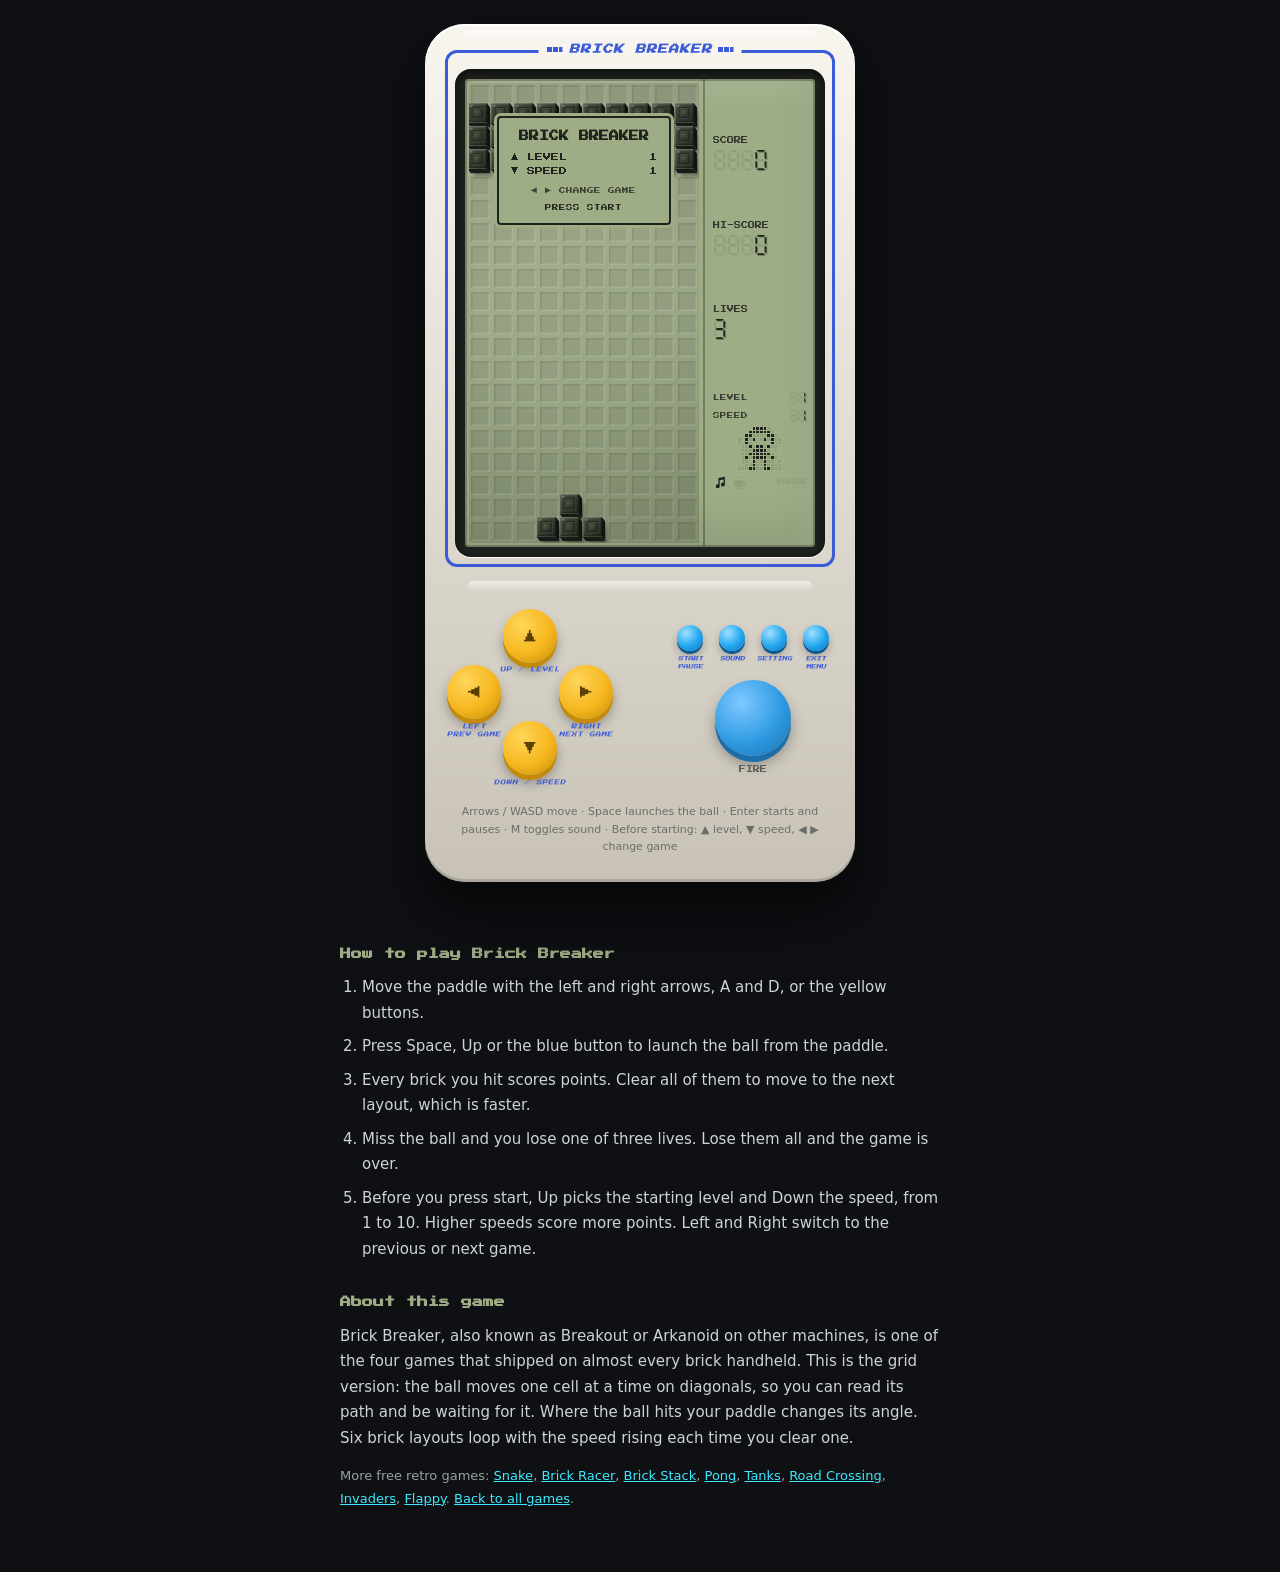
<file: breaker.html>
<!doctype html>
<html lang="en">
<head>
  <meta charset="utf-8">
  <meta name="viewport" content="width=device-width, initial-scale=1, maximum-scale=1, user-scalable=no, viewport-fit=cover">
  <title>Brick Breaker Online Free, No Download | Retro Classic Games</title>
  <meta name="description" content="Play Brick Breaker online for free, exactly like the classic handheld version. Bounce the ball, smash every brick and clear the level. No download, no sign-up, works on your phone.">
  <link rel="canonical" href="https://retroclassic.games/breaker">
  <meta name="theme-color" content="#12072b">
  <meta property="og:type" content="website">
  <meta property="og:site_name" content="Retro Classic Games">
  <meta property="og:title" content="Brick Breaker Online Free, No Download | Retro Classic Games">
  <meta property="og:description" content="Play Brick Breaker online for free, exactly like the classic handheld version. Bounce the ball, smash every brick and clear the level. No download, no sign-up, works on your phone.">
  <meta property="og:url" content="https://retroclassic.games/breaker">
  <meta property="og:image" content="https://retroclassic.games/og-image.png">
  <meta property="og:image:width" content="1200">
  <meta property="og:image:height" content="630">
  <meta name="twitter:card" content="summary_large_image">
  <meta name="twitter:title" content="Brick Breaker Online Free, No Download | Retro Classic Games">
  <meta name="twitter:description" content="Play Brick Breaker online for free, exactly like the classic handheld version. Bounce the ball, smash every brick and clear the level. No download, no sign-up, works on your phone.">
  <meta name="twitter:image" content="https://retroclassic.games/og-image.png">
  <script type="application/ld+json">{"@context": "https://schema.org", "@type": "VideoGame", "name": "Brick Breaker", "url": "https://retroclassic.games/breaker", "description": "Play Brick Breaker online for free, exactly like the classic handheld version. Bounce the ball, smash every brick and clear the level. No download, no sign-up, works on your phone.", "image": "https://retroclassic.games/og-image.png", "applicationCategory": "Game", "gamePlatform": "Web browser", "operatingSystem": "Any", "playMode": "SinglePlayer", "genre": "Retro", "isAccessibleForFree": true, "offers": {"@type": "Offer", "price": "0", "priceCurrency": "GBP"}, "author": {"@type": "Person", "name": "Blessing Fasina", "url": "https://blessingfasina.com"}, "isPartOf": {"@type": "WebSite", "name": "Retro Classic Games", "url": "https://retroclassic.games/"}}</script>
  <link rel="icon" href="/icon.svg" type="image/svg+xml">
  <link rel="apple-touch-icon" href="/apple-touch-icon.png">
  <link rel="manifest" href="/manifest.webmanifest">
  <link rel="preconnect" href="https://fonts.googleapis.com">
  <link rel="preconnect" href="https://fonts.gstatic.com" crossorigin>
  <link href="https://fonts.googleapis.com/css2?family=Press+Start+2P&display=swap" rel="stylesheet">
  <link rel="stylesheet" href="/css/style.css">
  <script src="/js/lagoslife.js"></script>
</head>
<body class="page-game">
  <main class="console" style="--cols:10;--rows:20">
    <section class="frame" aria-label="Game screen">
      <h1 class="frame__brand"><span class="frame__name">BRICK BREAKER</span><span class="console__mode" data-mode hidden>· DAILY</span></h1>
      <div class="screen">
      <div class="screen__inner">
        <div class="lcd-wrap">
          <canvas id="lcd" class="lcd" width="200" height="400" aria-label="Brick Breaker playfield"></canvas>
          <div id="overlay" class="overlay" role="status">PRESS<br>START</div>
        </div>
        <aside class="hud" aria-label="Score panel">
        <div class="hud__item"><span>SCORE</span><div class="seg" data-hud="score"></div></div>
        <div class="hud__item"><span>HI-SCORE</span><div class="seg" data-hud="hi"></div></div>
        <div class="hud__item"><span>LIVES</span><div class="seg" data-hud="lives"></div></div>
        <div class="hud__foot">
          <div class="hud__mini"><span>LEVEL</span><div class="seg seg--sm" data-hud="level"></div></div>
          <div class="hud__mini"><span>SPEED</span><div class="seg seg--sm" data-hud="speed"></div></div>
          <canvas class="mascot" width="48" height="48" aria-hidden="true"></canvas>
          <div class="lcd-icons"><svg class="lcd-icon" data-icon="sound" viewBox="0 0 16 16" aria-hidden="true"><path d="M6 2.5 14 1v9.6a2.4 2.4 0 1 1-1.6-2.3V4.2L7.6 5.1v7.5a2.4 2.4 0 1 1-1.6-2.3z"/></svg><svg class="lcd-icon" data-icon="pause" viewBox="0 0 18 16" aria-hidden="true"><path d="M5 0h1.4v3H5zM8 0h1.4v3H8zM1 5h12v4.5A4.5 4.5 0 0 1 8.5 14h-3A4.5 4.5 0 0 1 1 9.5zM13 6h1.5a2.5 2.5 0 0 1 0 5H13V9.4h1.5a.9.9 0 0 0 0-1.8H13zM0 15h14v1H0z"/></svg><span class="lcd-text" data-icon="pause">PAUSE</span></div>
        </div>
        </aside>
      </div>
      </div>
    </section>
    <div class="gloss" aria-hidden="true"></div>

    <section class="controls" aria-label="Controls">
      <div class="dpad">
        <div class="dkey up"><button class="btn btn--dir" data-btn="up" type="button" aria-label="Up, or level before starting">▲</button><span>UP / LEVEL</span></div>
        <div class="dkey left"><button class="btn btn--dir" data-btn="left" type="button" aria-label="Left, or previous game before starting">◀</button><span>LEFT<br>PREV GAME</span></div>
        <div class="dkey right"><button class="btn btn--dir" data-btn="right" type="button" aria-label="Right, or next game before starting">▶</button><span>RIGHT<br>NEXT GAME</span></div>
        <div class="dkey down"><button class="btn btn--dir" data-btn="down" type="button" aria-label="Down, or speed before starting">▼</button><span>DOWN / SPEED</span></div>
      </div>
      <div class="actions">
        <div class="minis">
          <div class="mini"><button class="mini__btn" data-btn="start" type="button" aria-label="Start or pause"></button><span>START<br>PAUSE</span></div>
          <div class="mini"><button class="mini__btn" data-mute type="button" aria-label="Sound" aria-pressed="true"></button><span>SOUND</span></div>
          <div class="mini"><button class="mini__btn" data-settings type="button" aria-label="Settings"></button><span>SETTING</span></div>
          <div class="mini"><a class="mini__btn" href="/" aria-label="Exit to the games menu"></a><span>EXIT<br>MENU</span></div>
        </div>
        <button class="btn btn--action" data-btn="action" type="button" aria-label="FIRE"></button>
        <span class="btn-label">FIRE</span>
      </div>
    </section>


    <div class="settings" id="settings" hidden aria-label="Settings">
      <div class="settings__row"><span>SCREEN STYLE</span><div class="stylebtns" role="group" aria-label="Screen style"><button type="button" class="stylebtn" data-style="3d" aria-pressed="false">3D</button><button type="button" class="stylebtn" data-style="neon" aria-pressed="false">NEON</button><button type="button" class="stylebtn" data-style="classic" aria-pressed="false">LCD</button></div></div>
      <div class="settings__row"><span>CONSOLE COLOUR</span><div class="swatches"></div></div>
      <label class="settings__row"><span>BIG BUTTONS</span><input type="checkbox" data-set="bigpad"></label>
      <label class="settings__row"><span>HIGH CONTRAST SCREEN</span><input type="checkbox" data-set="contrast"></label>
      <label class="settings__row"><span>SOUND</span><input type="checkbox" data-set="sound"></label>
      <div class="settings__row"><label for="vol-range">VOLUME</label><input type="range" id="vol-range" min="0" max="100" step="5" data-set="volume"></div>
      <label class="settings__row"><span>TILT WITH PHONE</span><input type="checkbox" data-set="tilt"></label>
      <a class="settings__link" href="/styles">Compare the screen styles ›</a>
      <button type="button" class="settings__close" data-close>DONE</button>
    </div>

    <p class="hint">Arrows / WASD move · Space launches the ball · Enter starts and pauses · M toggles sound · Before starting: ▲ level, ▼ speed, ◀ ▶ change game</p>
  </main>

  <section class="about">
    <h2>How to play Brick Breaker</h2>
    <ol>
        <li>Move the paddle with the left and right arrows, A and D, or the yellow buttons.</li>
        <li>Press Space, Up or the blue button to launch the ball from the paddle.</li>
        <li>Every brick you hit scores points. Clear all of them to move to the next layout, which is faster.</li>
        <li>Miss the ball and you lose one of three lives. Lose them all and the game is over.</li>
        <li>Before you press start, Up picks the starting level and Down the speed, from 1 to 10. Higher speeds score more points. Left and Right switch to the previous or next game.</li>
    </ol>
    <h2>About this game</h2>
    <p>Brick Breaker, also known as Breakout or Arkanoid on other machines, is one of the four games that shipped on almost every brick handheld. This is the grid version: the ball moves one cell at a time on diagonals, so you can read its path and be waiting for it. Where the ball hits your paddle changes its angle. Six brick layouts loop with the speed rising each time you clear one.</p>
    <p class="about__more">More free retro games: <a href="/snake">Snake</a>, <a href="/racer">Brick Racer</a>, <a href="/stack">Brick Stack</a>, <a href="/pong">Pong</a>, <a href="/tanks">Tanks</a>, <a href="/crossing">Road Crossing</a>, <a href="/invaders">Invaders</a>, <a href="/flappy">Flappy</a>. <a href="/">Back to all games</a>.</p>
  </section>

  <script src="/js/lcd.js"></script>
  <script src="/js/breaker.js"></script>
</body>
</html>
</file>
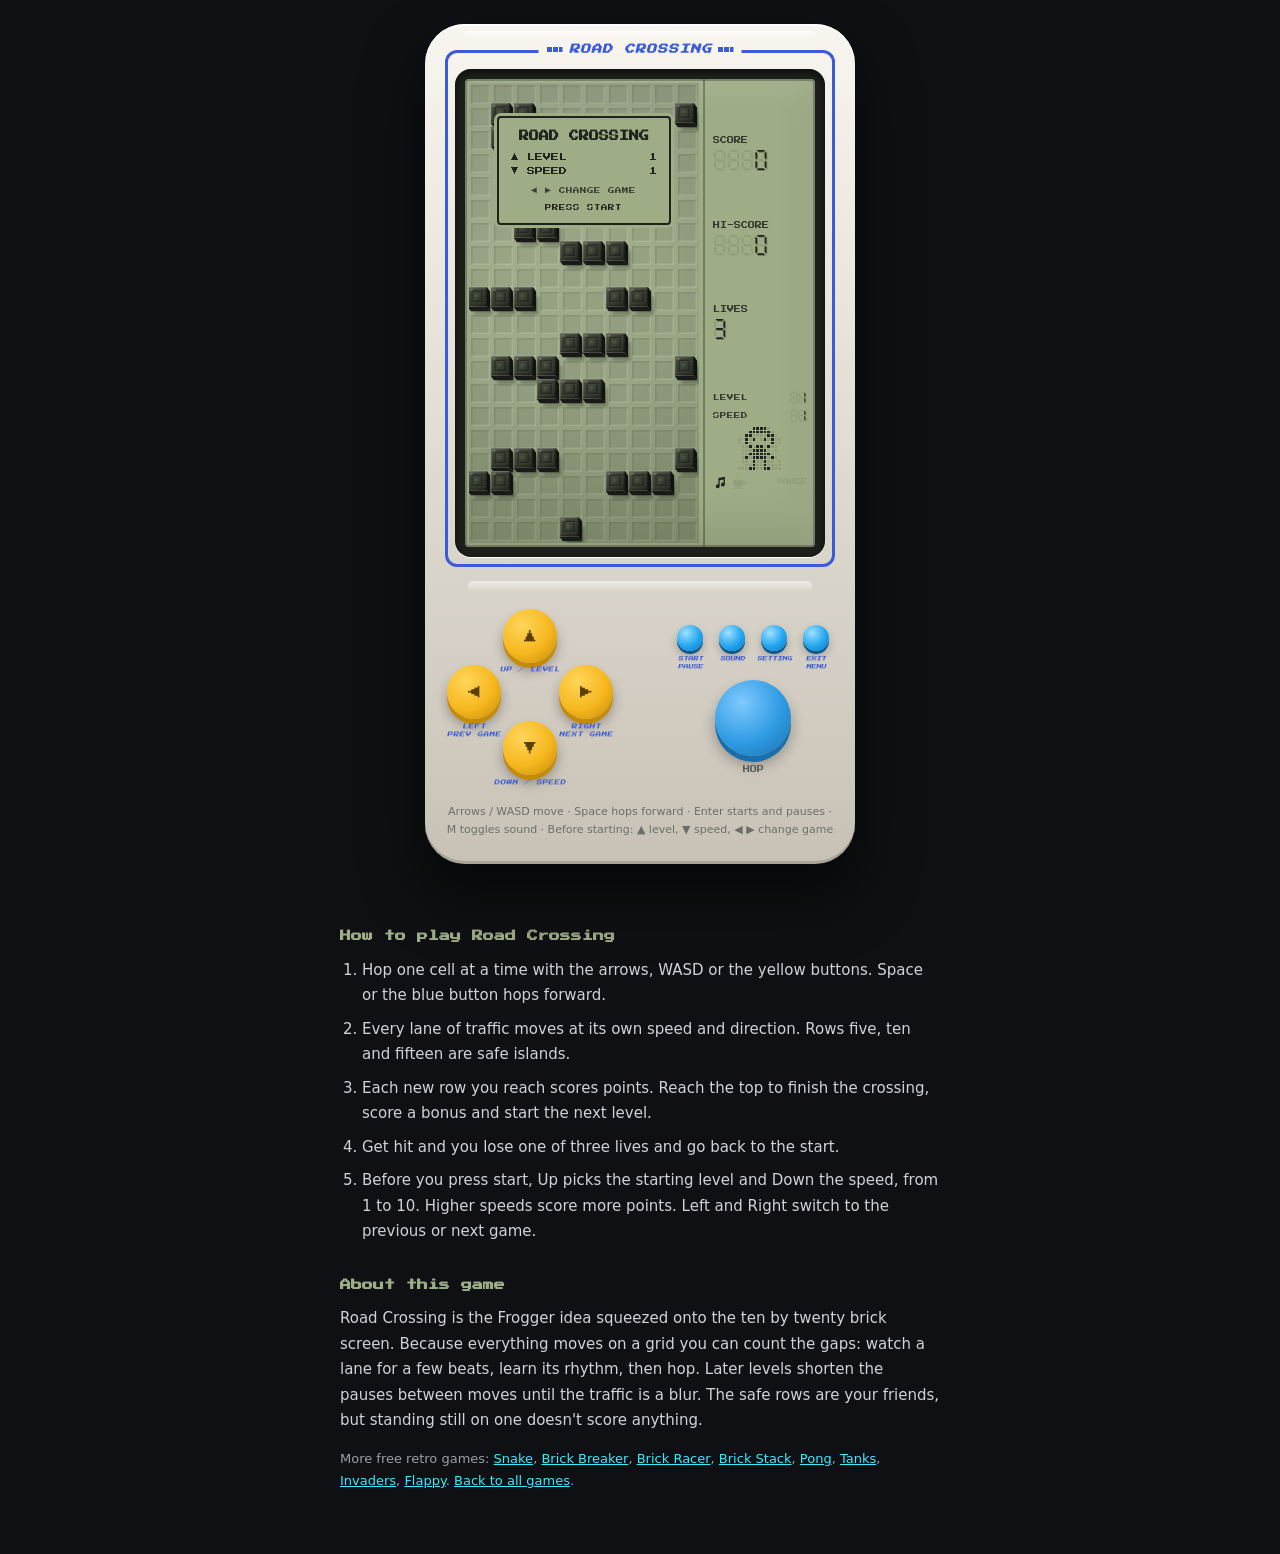
<file: crossing.html>
<!doctype html>
<html lang="en">
<head>
  <meta charset="utf-8">
  <meta name="viewport" content="width=device-width, initial-scale=1, maximum-scale=1, user-scalable=no, viewport-fit=cover">
  <title>Road Crossing Game Online Free (Frogger Style), No Download | Retro Classic Games</title>
  <meta name="description" content="Play the classic road crossing game online for free, handheld style. Hop through lanes of traffic to the top of the screen and back again, faster every level. No download, no sign-up, works on your phone.">
  <link rel="canonical" href="https://retroclassic.games/crossing">
  <meta name="theme-color" content="#12072b">
  <meta property="og:type" content="website">
  <meta property="og:site_name" content="Retro Classic Games">
  <meta property="og:title" content="Road Crossing Game Online Free (Frogger Style), No Download | Retro Classic Games">
  <meta property="og:description" content="Play the classic road crossing game online for free, handheld style. Hop through lanes of traffic to the top of the screen and back again, faster every level. No download, no sign-up, works on your phone.">
  <meta property="og:url" content="https://retroclassic.games/crossing">
  <meta property="og:image" content="https://retroclassic.games/og-image.png">
  <meta property="og:image:width" content="1200">
  <meta property="og:image:height" content="630">
  <meta name="twitter:card" content="summary_large_image">
  <meta name="twitter:title" content="Road Crossing Game Online Free (Frogger Style), No Download | Retro Classic Games">
  <meta name="twitter:description" content="Play the classic road crossing game online for free, handheld style. Hop through lanes of traffic to the top of the screen and back again, faster every level. No download, no sign-up, works on your phone.">
  <meta name="twitter:image" content="https://retroclassic.games/og-image.png">
  <script type="application/ld+json">{"@context": "https://schema.org", "@type": "VideoGame", "name": "Road Crossing", "url": "https://retroclassic.games/crossing", "description": "Play the classic road crossing game online for free, handheld style. Hop through lanes of traffic to the top of the screen and back again, faster every level. No download, no sign-up, works on your phone.", "image": "https://retroclassic.games/og-image.png", "applicationCategory": "Game", "gamePlatform": "Web browser", "operatingSystem": "Any", "playMode": "SinglePlayer", "genre": "Retro", "isAccessibleForFree": true, "offers": {"@type": "Offer", "price": "0", "priceCurrency": "GBP"}, "author": {"@type": "Person", "name": "Blessing Fasina", "url": "https://blessingfasina.com"}, "isPartOf": {"@type": "WebSite", "name": "Retro Classic Games", "url": "https://retroclassic.games/"}}</script>
  <link rel="icon" href="/icon.svg" type="image/svg+xml">
  <link rel="apple-touch-icon" href="/apple-touch-icon.png">
  <link rel="manifest" href="/manifest.webmanifest">
  <link rel="preconnect" href="https://fonts.googleapis.com">
  <link rel="preconnect" href="https://fonts.gstatic.com" crossorigin>
  <link href="https://fonts.googleapis.com/css2?family=Press+Start+2P&display=swap" rel="stylesheet">
  <link rel="stylesheet" href="/css/style.css">
  <script src="/js/lagoslife.js"></script>
</head>
<body class="page-game">
  <main class="console" style="--cols:10;--rows:20">
    <section class="frame" aria-label="Game screen">
      <h1 class="frame__brand"><span class="frame__name">ROAD CROSSING</span><span class="console__mode" data-mode hidden>· DAILY</span></h1>
      <div class="screen">
      <div class="screen__inner">
        <div class="lcd-wrap">
          <canvas id="lcd" class="lcd" width="200" height="400" aria-label="Road Crossing playfield"></canvas>
          <div id="overlay" class="overlay" role="status">PRESS<br>START</div>
        </div>
        <aside class="hud" aria-label="Score panel">
        <div class="hud__item"><span>SCORE</span><div class="seg" data-hud="score"></div></div>
        <div class="hud__item"><span>HI-SCORE</span><div class="seg" data-hud="hi"></div></div>
        <div class="hud__item"><span>LIVES</span><div class="seg" data-hud="lives"></div></div>
        <div class="hud__foot">
          <div class="hud__mini"><span>LEVEL</span><div class="seg seg--sm" data-hud="level"></div></div>
          <div class="hud__mini"><span>SPEED</span><div class="seg seg--sm" data-hud="speed"></div></div>
          <canvas class="mascot" width="48" height="48" aria-hidden="true"></canvas>
          <div class="lcd-icons"><svg class="lcd-icon" data-icon="sound" viewBox="0 0 16 16" aria-hidden="true"><path d="M6 2.5 14 1v9.6a2.4 2.4 0 1 1-1.6-2.3V4.2L7.6 5.1v7.5a2.4 2.4 0 1 1-1.6-2.3z"/></svg><svg class="lcd-icon" data-icon="pause" viewBox="0 0 18 16" aria-hidden="true"><path d="M5 0h1.4v3H5zM8 0h1.4v3H8zM1 5h12v4.5A4.5 4.5 0 0 1 8.5 14h-3A4.5 4.5 0 0 1 1 9.5zM13 6h1.5a2.5 2.5 0 0 1 0 5H13V9.4h1.5a.9.9 0 0 0 0-1.8H13zM0 15h14v1H0z"/></svg><span class="lcd-text" data-icon="pause">PAUSE</span></div>
        </div>
        </aside>
      </div>
      </div>
    </section>
    <div class="gloss" aria-hidden="true"></div>

    <section class="controls" aria-label="Controls">
      <div class="dpad">
        <div class="dkey up"><button class="btn btn--dir" data-btn="up" type="button" aria-label="Up, or level before starting">▲</button><span>UP / LEVEL</span></div>
        <div class="dkey left"><button class="btn btn--dir" data-btn="left" type="button" aria-label="Left, or previous game before starting">◀</button><span>LEFT<br>PREV GAME</span></div>
        <div class="dkey right"><button class="btn btn--dir" data-btn="right" type="button" aria-label="Right, or next game before starting">▶</button><span>RIGHT<br>NEXT GAME</span></div>
        <div class="dkey down"><button class="btn btn--dir" data-btn="down" type="button" aria-label="Down, or speed before starting">▼</button><span>DOWN / SPEED</span></div>
      </div>
      <div class="actions">
        <div class="minis">
          <div class="mini"><button class="mini__btn" data-btn="start" type="button" aria-label="Start or pause"></button><span>START<br>PAUSE</span></div>
          <div class="mini"><button class="mini__btn" data-mute type="button" aria-label="Sound" aria-pressed="true"></button><span>SOUND</span></div>
          <div class="mini"><button class="mini__btn" data-settings type="button" aria-label="Settings"></button><span>SETTING</span></div>
          <div class="mini"><a class="mini__btn" href="/" aria-label="Exit to the games menu"></a><span>EXIT<br>MENU</span></div>
        </div>
        <button class="btn btn--action" data-btn="action" type="button" aria-label="HOP"></button>
        <span class="btn-label">HOP</span>
      </div>
    </section>


    <div class="settings" id="settings" hidden aria-label="Settings">
      <div class="settings__row"><span>SCREEN STYLE</span><div class="stylebtns" role="group" aria-label="Screen style"><button type="button" class="stylebtn" data-style="3d" aria-pressed="false">3D</button><button type="button" class="stylebtn" data-style="neon" aria-pressed="false">NEON</button><button type="button" class="stylebtn" data-style="classic" aria-pressed="false">LCD</button></div></div>
      <div class="settings__row"><span>CONSOLE COLOUR</span><div class="swatches"></div></div>
      <label class="settings__row"><span>BIG BUTTONS</span><input type="checkbox" data-set="bigpad"></label>
      <label class="settings__row"><span>HIGH CONTRAST SCREEN</span><input type="checkbox" data-set="contrast"></label>
      <label class="settings__row"><span>SOUND</span><input type="checkbox" data-set="sound"></label>
      <div class="settings__row"><label for="vol-range">VOLUME</label><input type="range" id="vol-range" min="0" max="100" step="5" data-set="volume"></div>
      <label class="settings__row"><span>TILT WITH PHONE</span><input type="checkbox" data-set="tilt"></label>
      <a class="settings__link" href="/styles">Compare the screen styles ›</a>
      <button type="button" class="settings__close" data-close>DONE</button>
    </div>

    <p class="hint">Arrows / WASD move · Space hops forward · Enter starts and pauses · M toggles sound · Before starting: ▲ level, ▼ speed, ◀ ▶ change game</p>
  </main>

  <section class="about">
    <h2>How to play Road Crossing</h2>
    <ol>
        <li>Hop one cell at a time with the arrows, WASD or the yellow buttons. Space or the blue button hops forward.</li>
        <li>Every lane of traffic moves at its own speed and direction. Rows five, ten and fifteen are safe islands.</li>
        <li>Each new row you reach scores points. Reach the top to finish the crossing, score a bonus and start the next level.</li>
        <li>Get hit and you lose one of three lives and go back to the start.</li>
        <li>Before you press start, Up picks the starting level and Down the speed, from 1 to 10. Higher speeds score more points. Left and Right switch to the previous or next game.</li>
    </ol>
    <h2>About this game</h2>
    <p>Road Crossing is the Frogger idea squeezed onto the ten by twenty brick screen. Because everything moves on a grid you can count the gaps: watch a lane for a few beats, learn its rhythm, then hop. Later levels shorten the pauses between moves until the traffic is a blur. The safe rows are your friends, but standing still on one doesn't score anything.</p>
    <p class="about__more">More free retro games: <a href="/snake">Snake</a>, <a href="/breaker">Brick Breaker</a>, <a href="/racer">Brick Racer</a>, <a href="/stack">Brick Stack</a>, <a href="/pong">Pong</a>, <a href="/tanks">Tanks</a>, <a href="/invaders">Invaders</a>, <a href="/flappy">Flappy</a>. <a href="/">Back to all games</a>.</p>
  </section>

  <script src="/js/lcd.js"></script>
  <script src="/js/crossing.js"></script>
</body>
</html>
</file>
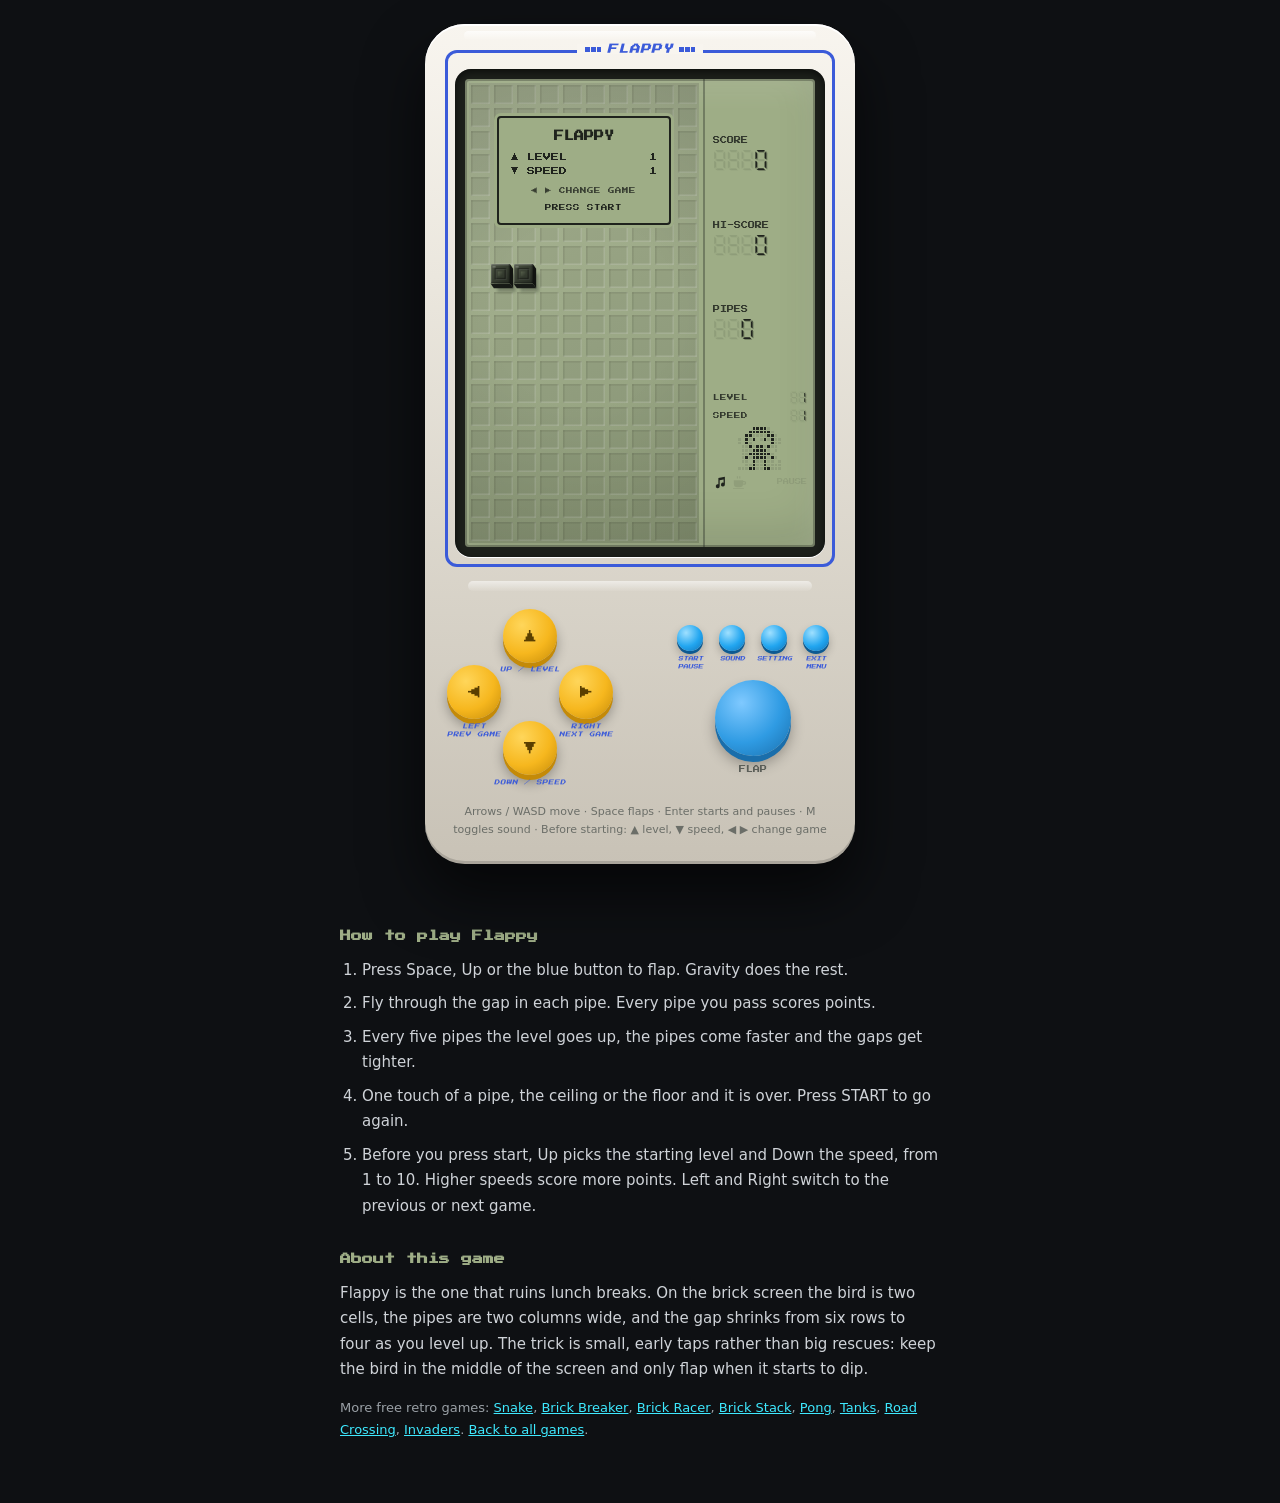
<file: flappy.html>
<!doctype html>
<html lang="en">
<head>
  <meta charset="utf-8">
  <meta name="viewport" content="width=device-width, initial-scale=1, maximum-scale=1, user-scalable=no, viewport-fit=cover">
  <title>Flappy Bird Style Game Online Free, No Download | Retro Classic Games</title>
  <meta name="description" content="Play a Flappy Bird style game online for free on the retro brick screen. Tap to flap, thread the gaps, one life, no mercy. No download, no sign-up, works on your phone.">
  <link rel="canonical" href="https://retroclassic.games/flappy">
  <meta name="theme-color" content="#12072b">
  <meta property="og:type" content="website">
  <meta property="og:site_name" content="Retro Classic Games">
  <meta property="og:title" content="Flappy Bird Style Game Online Free, No Download | Retro Classic Games">
  <meta property="og:description" content="Play a Flappy Bird style game online for free on the retro brick screen. Tap to flap, thread the gaps, one life, no mercy. No download, no sign-up, works on your phone.">
  <meta property="og:url" content="https://retroclassic.games/flappy">
  <meta property="og:image" content="https://retroclassic.games/og-image.png">
  <meta property="og:image:width" content="1200">
  <meta property="og:image:height" content="630">
  <meta name="twitter:card" content="summary_large_image">
  <meta name="twitter:title" content="Flappy Bird Style Game Online Free, No Download | Retro Classic Games">
  <meta name="twitter:description" content="Play a Flappy Bird style game online for free on the retro brick screen. Tap to flap, thread the gaps, one life, no mercy. No download, no sign-up, works on your phone.">
  <meta name="twitter:image" content="https://retroclassic.games/og-image.png">
  <script type="application/ld+json">{"@context": "https://schema.org", "@type": "VideoGame", "name": "Flappy", "url": "https://retroclassic.games/flappy", "description": "Play a Flappy Bird style game online for free on the retro brick screen. Tap to flap, thread the gaps, one life, no mercy. No download, no sign-up, works on your phone.", "image": "https://retroclassic.games/og-image.png", "applicationCategory": "Game", "gamePlatform": "Web browser", "operatingSystem": "Any", "playMode": "SinglePlayer", "genre": "Retro", "isAccessibleForFree": true, "offers": {"@type": "Offer", "price": "0", "priceCurrency": "GBP"}, "author": {"@type": "Person", "name": "Blessing Fasina", "url": "https://blessingfasina.com"}, "isPartOf": {"@type": "WebSite", "name": "Retro Classic Games", "url": "https://retroclassic.games/"}}</script>
  <link rel="icon" href="/icon.svg" type="image/svg+xml">
  <link rel="apple-touch-icon" href="/apple-touch-icon.png">
  <link rel="manifest" href="/manifest.webmanifest">
  <link rel="preconnect" href="https://fonts.googleapis.com">
  <link rel="preconnect" href="https://fonts.gstatic.com" crossorigin>
  <link href="https://fonts.googleapis.com/css2?family=Press+Start+2P&display=swap" rel="stylesheet">
  <link rel="stylesheet" href="/css/style.css">
  <script src="/js/lagoslife.js"></script>
</head>
<body class="page-game">
  <main class="console" style="--cols:10;--rows:20">
    <section class="frame" aria-label="Game screen">
      <h1 class="frame__brand"><span class="frame__name">FLAPPY</span><span class="console__mode" data-mode hidden>· DAILY</span></h1>
      <div class="screen">
      <div class="screen__inner">
        <div class="lcd-wrap">
          <canvas id="lcd" class="lcd" width="200" height="400" aria-label="Flappy playfield"></canvas>
          <div id="overlay" class="overlay" role="status">PRESS<br>START</div>
        </div>
        <aside class="hud" aria-label="Score panel">
        <div class="hud__item"><span>SCORE</span><div class="seg" data-hud="score"></div></div>
        <div class="hud__item"><span>HI-SCORE</span><div class="seg" data-hud="hi"></div></div>
        <div class="hud__item"><span>PIPES</span><div class="seg" data-hud="pipes"></div></div>
        <div class="hud__foot">
          <div class="hud__mini"><span>LEVEL</span><div class="seg seg--sm" data-hud="level"></div></div>
          <div class="hud__mini"><span>SPEED</span><div class="seg seg--sm" data-hud="speed"></div></div>
          <canvas class="mascot" width="48" height="48" aria-hidden="true"></canvas>
          <div class="lcd-icons"><svg class="lcd-icon" data-icon="sound" viewBox="0 0 16 16" aria-hidden="true"><path d="M6 2.5 14 1v9.6a2.4 2.4 0 1 1-1.6-2.3V4.2L7.6 5.1v7.5a2.4 2.4 0 1 1-1.6-2.3z"/></svg><svg class="lcd-icon" data-icon="pause" viewBox="0 0 18 16" aria-hidden="true"><path d="M5 0h1.4v3H5zM8 0h1.4v3H8zM1 5h12v4.5A4.5 4.5 0 0 1 8.5 14h-3A4.5 4.5 0 0 1 1 9.5zM13 6h1.5a2.5 2.5 0 0 1 0 5H13V9.4h1.5a.9.9 0 0 0 0-1.8H13zM0 15h14v1H0z"/></svg><span class="lcd-text" data-icon="pause">PAUSE</span></div>
        </div>
        </aside>
      </div>
      </div>
    </section>
    <div class="gloss" aria-hidden="true"></div>

    <section class="controls" aria-label="Controls">
      <div class="dpad">
        <div class="dkey up"><button class="btn btn--dir" data-btn="up" type="button" aria-label="Up, or level before starting">▲</button><span>UP / LEVEL</span></div>
        <div class="dkey left"><button class="btn btn--dir" data-btn="left" type="button" aria-label="Left, or previous game before starting">◀</button><span>LEFT<br>PREV GAME</span></div>
        <div class="dkey right"><button class="btn btn--dir" data-btn="right" type="button" aria-label="Right, or next game before starting">▶</button><span>RIGHT<br>NEXT GAME</span></div>
        <div class="dkey down"><button class="btn btn--dir" data-btn="down" type="button" aria-label="Down, or speed before starting">▼</button><span>DOWN / SPEED</span></div>
      </div>
      <div class="actions">
        <div class="minis">
          <div class="mini"><button class="mini__btn" data-btn="start" type="button" aria-label="Start or pause"></button><span>START<br>PAUSE</span></div>
          <div class="mini"><button class="mini__btn" data-mute type="button" aria-label="Sound" aria-pressed="true"></button><span>SOUND</span></div>
          <div class="mini"><button class="mini__btn" data-settings type="button" aria-label="Settings"></button><span>SETTING</span></div>
          <div class="mini"><a class="mini__btn" href="/" aria-label="Exit to the games menu"></a><span>EXIT<br>MENU</span></div>
        </div>
        <button class="btn btn--action" data-btn="action" type="button" aria-label="FLAP"></button>
        <span class="btn-label">FLAP</span>
      </div>
    </section>


    <div class="settings" id="settings" hidden aria-label="Settings">
      <div class="settings__row"><span>SCREEN STYLE</span><div class="stylebtns" role="group" aria-label="Screen style"><button type="button" class="stylebtn" data-style="3d" aria-pressed="false">3D</button><button type="button" class="stylebtn" data-style="neon" aria-pressed="false">NEON</button><button type="button" class="stylebtn" data-style="classic" aria-pressed="false">LCD</button></div></div>
      <div class="settings__row"><span>CONSOLE COLOUR</span><div class="swatches"></div></div>
      <label class="settings__row"><span>BIG BUTTONS</span><input type="checkbox" data-set="bigpad"></label>
      <label class="settings__row"><span>HIGH CONTRAST SCREEN</span><input type="checkbox" data-set="contrast"></label>
      <label class="settings__row"><span>SOUND</span><input type="checkbox" data-set="sound"></label>
      <div class="settings__row"><label for="vol-range">VOLUME</label><input type="range" id="vol-range" min="0" max="100" step="5" data-set="volume"></div>
      <label class="settings__row"><span>TILT WITH PHONE</span><input type="checkbox" data-set="tilt"></label>
      <a class="settings__link" href="/styles">Compare the screen styles ›</a>
      <button type="button" class="settings__close" data-close>DONE</button>
    </div>

    <p class="hint">Arrows / WASD move · Space flaps · Enter starts and pauses · M toggles sound · Before starting: ▲ level, ▼ speed, ◀ ▶ change game</p>
  </main>

  <section class="about">
    <h2>How to play Flappy</h2>
    <ol>
        <li>Press Space, Up or the blue button to flap. Gravity does the rest.</li>
        <li>Fly through the gap in each pipe. Every pipe you pass scores points.</li>
        <li>Every five pipes the level goes up, the pipes come faster and the gaps get tighter.</li>
        <li>One touch of a pipe, the ceiling or the floor and it is over. Press START to go again.</li>
        <li>Before you press start, Up picks the starting level and Down the speed, from 1 to 10. Higher speeds score more points. Left and Right switch to the previous or next game.</li>
    </ol>
    <h2>About this game</h2>
    <p>Flappy is the one that ruins lunch breaks. On the brick screen the bird is two cells, the pipes are two columns wide, and the gap shrinks from six rows to four as you level up. The trick is small, early taps rather than big rescues: keep the bird in the middle of the screen and only flap when it starts to dip.</p>
    <p class="about__more">More free retro games: <a href="/snake">Snake</a>, <a href="/breaker">Brick Breaker</a>, <a href="/racer">Brick Racer</a>, <a href="/stack">Brick Stack</a>, <a href="/pong">Pong</a>, <a href="/tanks">Tanks</a>, <a href="/crossing">Road Crossing</a>, <a href="/invaders">Invaders</a>. <a href="/">Back to all games</a>.</p>
  </section>

  <script src="/js/lcd.js"></script>
  <script src="/js/flappy.js"></script>
</body>
</html>
</file>
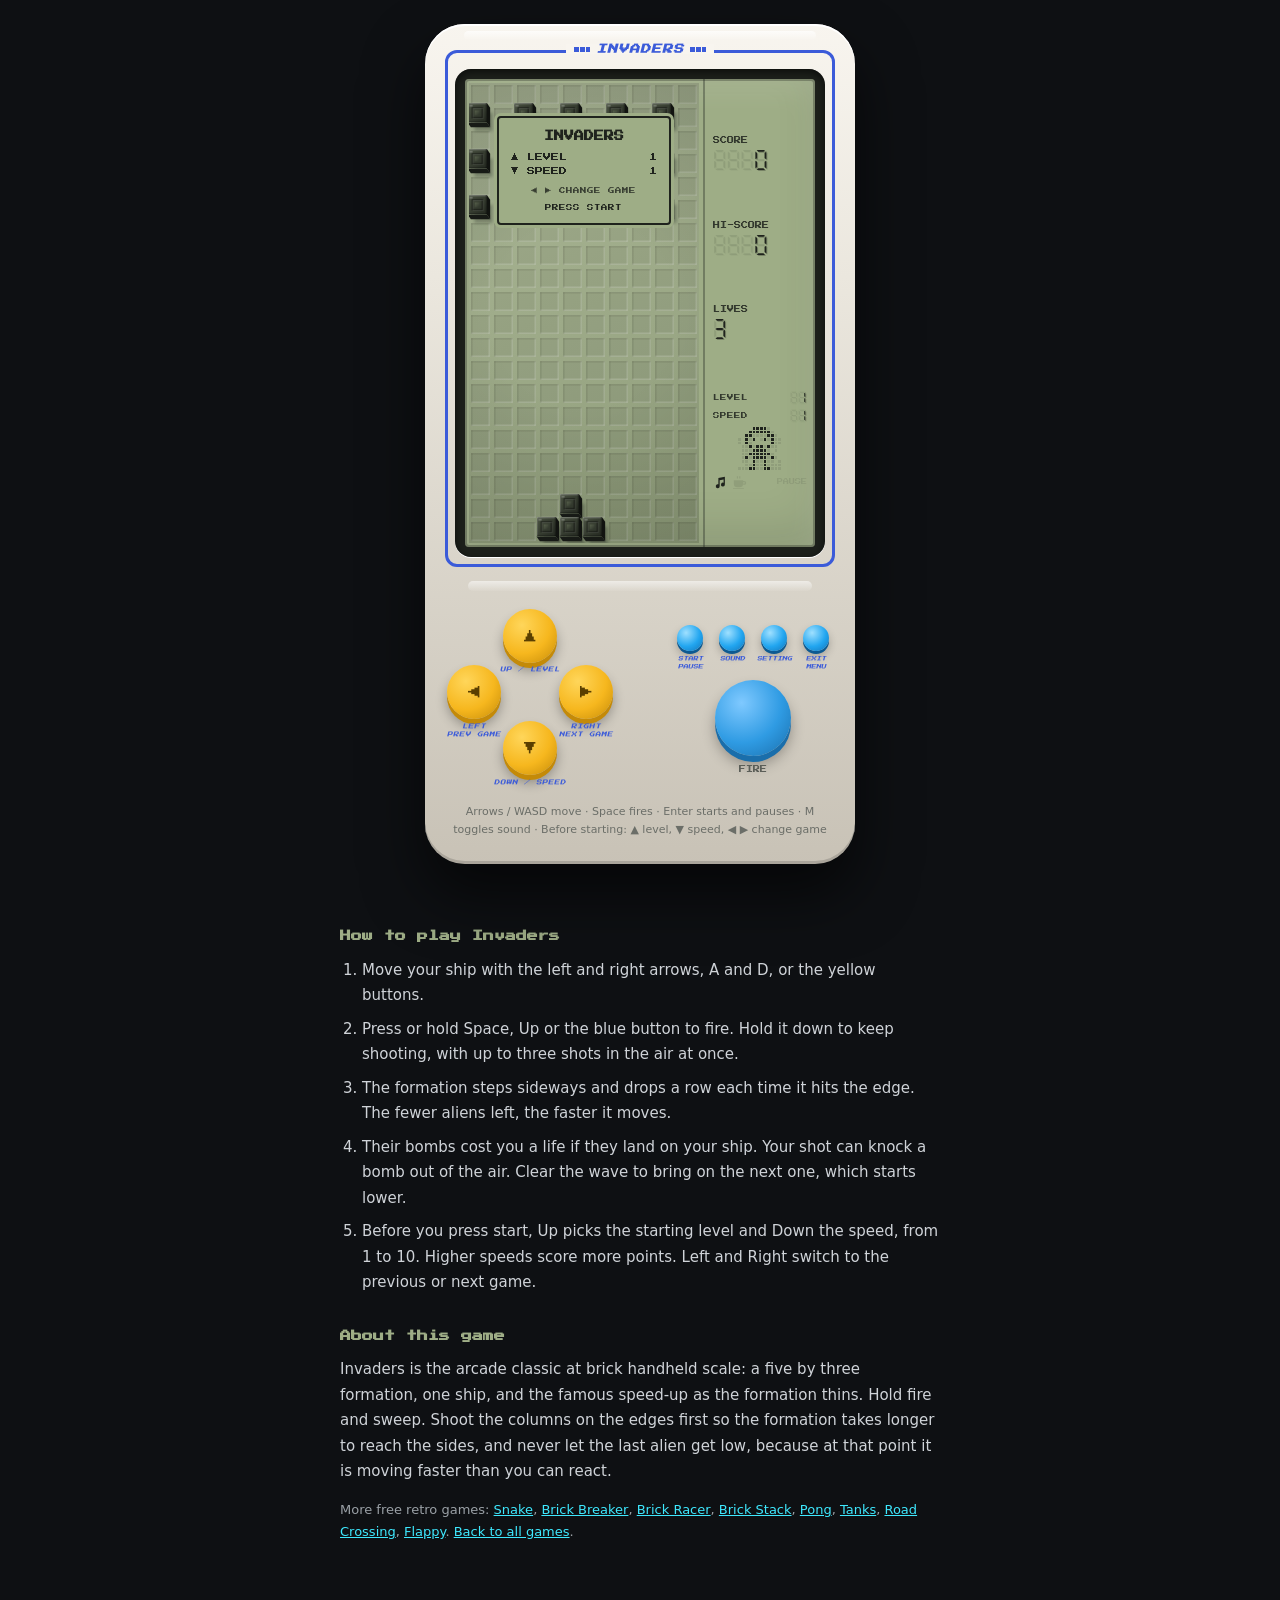
<file: invaders.html>
<!doctype html>
<html lang="en">
<head>
  <meta charset="utf-8">
  <meta name="viewport" content="width=device-width, initial-scale=1, maximum-scale=1, user-scalable=no, viewport-fit=cover">
  <title>Space Invaders Style Shooter Online Free, No Download | Retro Classic Games</title>
  <meta name="description" content="Play a Space Invaders style shooter online for free, rebuilt for the brick handheld. Fifteen aliens march down the screen, you have one ship and three lives. No download, no sign-up, works on your phone.">
  <link rel="canonical" href="https://retroclassic.games/invaders">
  <meta name="theme-color" content="#12072b">
  <meta property="og:type" content="website">
  <meta property="og:site_name" content="Retro Classic Games">
  <meta property="og:title" content="Space Invaders Style Shooter Online Free, No Download | Retro Classic Games">
  <meta property="og:description" content="Play a Space Invaders style shooter online for free, rebuilt for the brick handheld. Fifteen aliens march down the screen, you have one ship and three lives. No download, no sign-up, works on your phone.">
  <meta property="og:url" content="https://retroclassic.games/invaders">
  <meta property="og:image" content="https://retroclassic.games/og-image.png">
  <meta property="og:image:width" content="1200">
  <meta property="og:image:height" content="630">
  <meta name="twitter:card" content="summary_large_image">
  <meta name="twitter:title" content="Space Invaders Style Shooter Online Free, No Download | Retro Classic Games">
  <meta name="twitter:description" content="Play a Space Invaders style shooter online for free, rebuilt for the brick handheld. Fifteen aliens march down the screen, you have one ship and three lives. No download, no sign-up, works on your phone.">
  <meta name="twitter:image" content="https://retroclassic.games/og-image.png">
  <script type="application/ld+json">{"@context": "https://schema.org", "@type": "VideoGame", "name": "Invaders", "url": "https://retroclassic.games/invaders", "description": "Play a Space Invaders style shooter online for free, rebuilt for the brick handheld. Fifteen aliens march down the screen, you have one ship and three lives. No download, no sign-up, works on your phone.", "image": "https://retroclassic.games/og-image.png", "applicationCategory": "Game", "gamePlatform": "Web browser", "operatingSystem": "Any", "playMode": "SinglePlayer", "genre": "Retro", "isAccessibleForFree": true, "offers": {"@type": "Offer", "price": "0", "priceCurrency": "GBP"}, "author": {"@type": "Person", "name": "Blessing Fasina", "url": "https://blessingfasina.com"}, "isPartOf": {"@type": "WebSite", "name": "Retro Classic Games", "url": "https://retroclassic.games/"}}</script>
  <link rel="icon" href="/icon.svg" type="image/svg+xml">
  <link rel="apple-touch-icon" href="/apple-touch-icon.png">
  <link rel="manifest" href="/manifest.webmanifest">
  <link rel="preconnect" href="https://fonts.googleapis.com">
  <link rel="preconnect" href="https://fonts.gstatic.com" crossorigin>
  <link href="https://fonts.googleapis.com/css2?family=Press+Start+2P&display=swap" rel="stylesheet">
  <link rel="stylesheet" href="/css/style.css">
  <script src="/js/lagoslife.js"></script>
</head>
<body class="page-game">
  <main class="console" style="--cols:10;--rows:20">
    <section class="frame" aria-label="Game screen">
      <h1 class="frame__brand"><span class="frame__name">INVADERS</span><span class="console__mode" data-mode hidden>· DAILY</span></h1>
      <div class="screen">
      <div class="screen__inner">
        <div class="lcd-wrap">
          <canvas id="lcd" class="lcd" width="200" height="400" aria-label="Invaders playfield"></canvas>
          <div id="overlay" class="overlay" role="status">PRESS<br>START</div>
        </div>
        <aside class="hud" aria-label="Score panel">
        <div class="hud__item"><span>SCORE</span><div class="seg" data-hud="score"></div></div>
        <div class="hud__item"><span>HI-SCORE</span><div class="seg" data-hud="hi"></div></div>
        <div class="hud__item"><span>LIVES</span><div class="seg" data-hud="lives"></div></div>
        <div class="hud__foot">
          <div class="hud__mini"><span>LEVEL</span><div class="seg seg--sm" data-hud="level"></div></div>
          <div class="hud__mini"><span>SPEED</span><div class="seg seg--sm" data-hud="speed"></div></div>
          <canvas class="mascot" width="48" height="48" aria-hidden="true"></canvas>
          <div class="lcd-icons"><svg class="lcd-icon" data-icon="sound" viewBox="0 0 16 16" aria-hidden="true"><path d="M6 2.5 14 1v9.6a2.4 2.4 0 1 1-1.6-2.3V4.2L7.6 5.1v7.5a2.4 2.4 0 1 1-1.6-2.3z"/></svg><svg class="lcd-icon" data-icon="pause" viewBox="0 0 18 16" aria-hidden="true"><path d="M5 0h1.4v3H5zM8 0h1.4v3H8zM1 5h12v4.5A4.5 4.5 0 0 1 8.5 14h-3A4.5 4.5 0 0 1 1 9.5zM13 6h1.5a2.5 2.5 0 0 1 0 5H13V9.4h1.5a.9.9 0 0 0 0-1.8H13zM0 15h14v1H0z"/></svg><span class="lcd-text" data-icon="pause">PAUSE</span></div>
        </div>
        </aside>
      </div>
      </div>
    </section>
    <div class="gloss" aria-hidden="true"></div>

    <section class="controls" aria-label="Controls">
      <div class="dpad">
        <div class="dkey up"><button class="btn btn--dir" data-btn="up" type="button" aria-label="Up, or level before starting">▲</button><span>UP / LEVEL</span></div>
        <div class="dkey left"><button class="btn btn--dir" data-btn="left" type="button" aria-label="Left, or previous game before starting">◀</button><span>LEFT<br>PREV GAME</span></div>
        <div class="dkey right"><button class="btn btn--dir" data-btn="right" type="button" aria-label="Right, or next game before starting">▶</button><span>RIGHT<br>NEXT GAME</span></div>
        <div class="dkey down"><button class="btn btn--dir" data-btn="down" type="button" aria-label="Down, or speed before starting">▼</button><span>DOWN / SPEED</span></div>
      </div>
      <div class="actions">
        <div class="minis">
          <div class="mini"><button class="mini__btn" data-btn="start" type="button" aria-label="Start or pause"></button><span>START<br>PAUSE</span></div>
          <div class="mini"><button class="mini__btn" data-mute type="button" aria-label="Sound" aria-pressed="true"></button><span>SOUND</span></div>
          <div class="mini"><button class="mini__btn" data-settings type="button" aria-label="Settings"></button><span>SETTING</span></div>
          <div class="mini"><a class="mini__btn" href="/" aria-label="Exit to the games menu"></a><span>EXIT<br>MENU</span></div>
        </div>
        <button class="btn btn--action" data-btn="action" type="button" aria-label="FIRE"></button>
        <span class="btn-label">FIRE</span>
      </div>
    </section>


    <div class="settings" id="settings" hidden aria-label="Settings">
      <div class="settings__row"><span>SCREEN STYLE</span><div class="stylebtns" role="group" aria-label="Screen style"><button type="button" class="stylebtn" data-style="3d" aria-pressed="false">3D</button><button type="button" class="stylebtn" data-style="neon" aria-pressed="false">NEON</button><button type="button" class="stylebtn" data-style="classic" aria-pressed="false">LCD</button></div></div>
      <div class="settings__row"><span>CONSOLE COLOUR</span><div class="swatches"></div></div>
      <label class="settings__row"><span>BIG BUTTONS</span><input type="checkbox" data-set="bigpad"></label>
      <label class="settings__row"><span>HIGH CONTRAST SCREEN</span><input type="checkbox" data-set="contrast"></label>
      <label class="settings__row"><span>SOUND</span><input type="checkbox" data-set="sound"></label>
      <div class="settings__row"><label for="vol-range">VOLUME</label><input type="range" id="vol-range" min="0" max="100" step="5" data-set="volume"></div>
      <label class="settings__row"><span>TILT WITH PHONE</span><input type="checkbox" data-set="tilt"></label>
      <a class="settings__link" href="/styles">Compare the screen styles ›</a>
      <button type="button" class="settings__close" data-close>DONE</button>
    </div>

    <p class="hint">Arrows / WASD move · Space fires · Enter starts and pauses · M toggles sound · Before starting: ▲ level, ▼ speed, ◀ ▶ change game</p>
  </main>

  <section class="about">
    <h2>How to play Invaders</h2>
    <ol>
        <li>Move your ship with the left and right arrows, A and D, or the yellow buttons.</li>
        <li>Press or hold Space, Up or the blue button to fire. Hold it down to keep shooting, with up to three shots in the air at once.</li>
        <li>The formation steps sideways and drops a row each time it hits the edge. The fewer aliens left, the faster it moves.</li>
        <li>Their bombs cost you a life if they land on your ship. Your shot can knock a bomb out of the air. Clear the wave to bring on the next one, which starts lower.</li>
        <li>Before you press start, Up picks the starting level and Down the speed, from 1 to 10. Higher speeds score more points. Left and Right switch to the previous or next game.</li>
    </ol>
    <h2>About this game</h2>
    <p>Invaders is the arcade classic at brick handheld scale: a five by three formation, one ship, and the famous speed-up as the formation thins. Hold fire and sweep. Shoot the columns on the edges first so the formation takes longer to reach the sides, and never let the last alien get low, because at that point it is moving faster than you can react.</p>
    <p class="about__more">More free retro games: <a href="/snake">Snake</a>, <a href="/breaker">Brick Breaker</a>, <a href="/racer">Brick Racer</a>, <a href="/stack">Brick Stack</a>, <a href="/pong">Pong</a>, <a href="/tanks">Tanks</a>, <a href="/crossing">Road Crossing</a>, <a href="/flappy">Flappy</a>. <a href="/">Back to all games</a>.</p>
  </section>

  <script src="/js/lcd.js"></script>
  <script src="/js/invaders.js"></script>
</body>
</html>
</file>
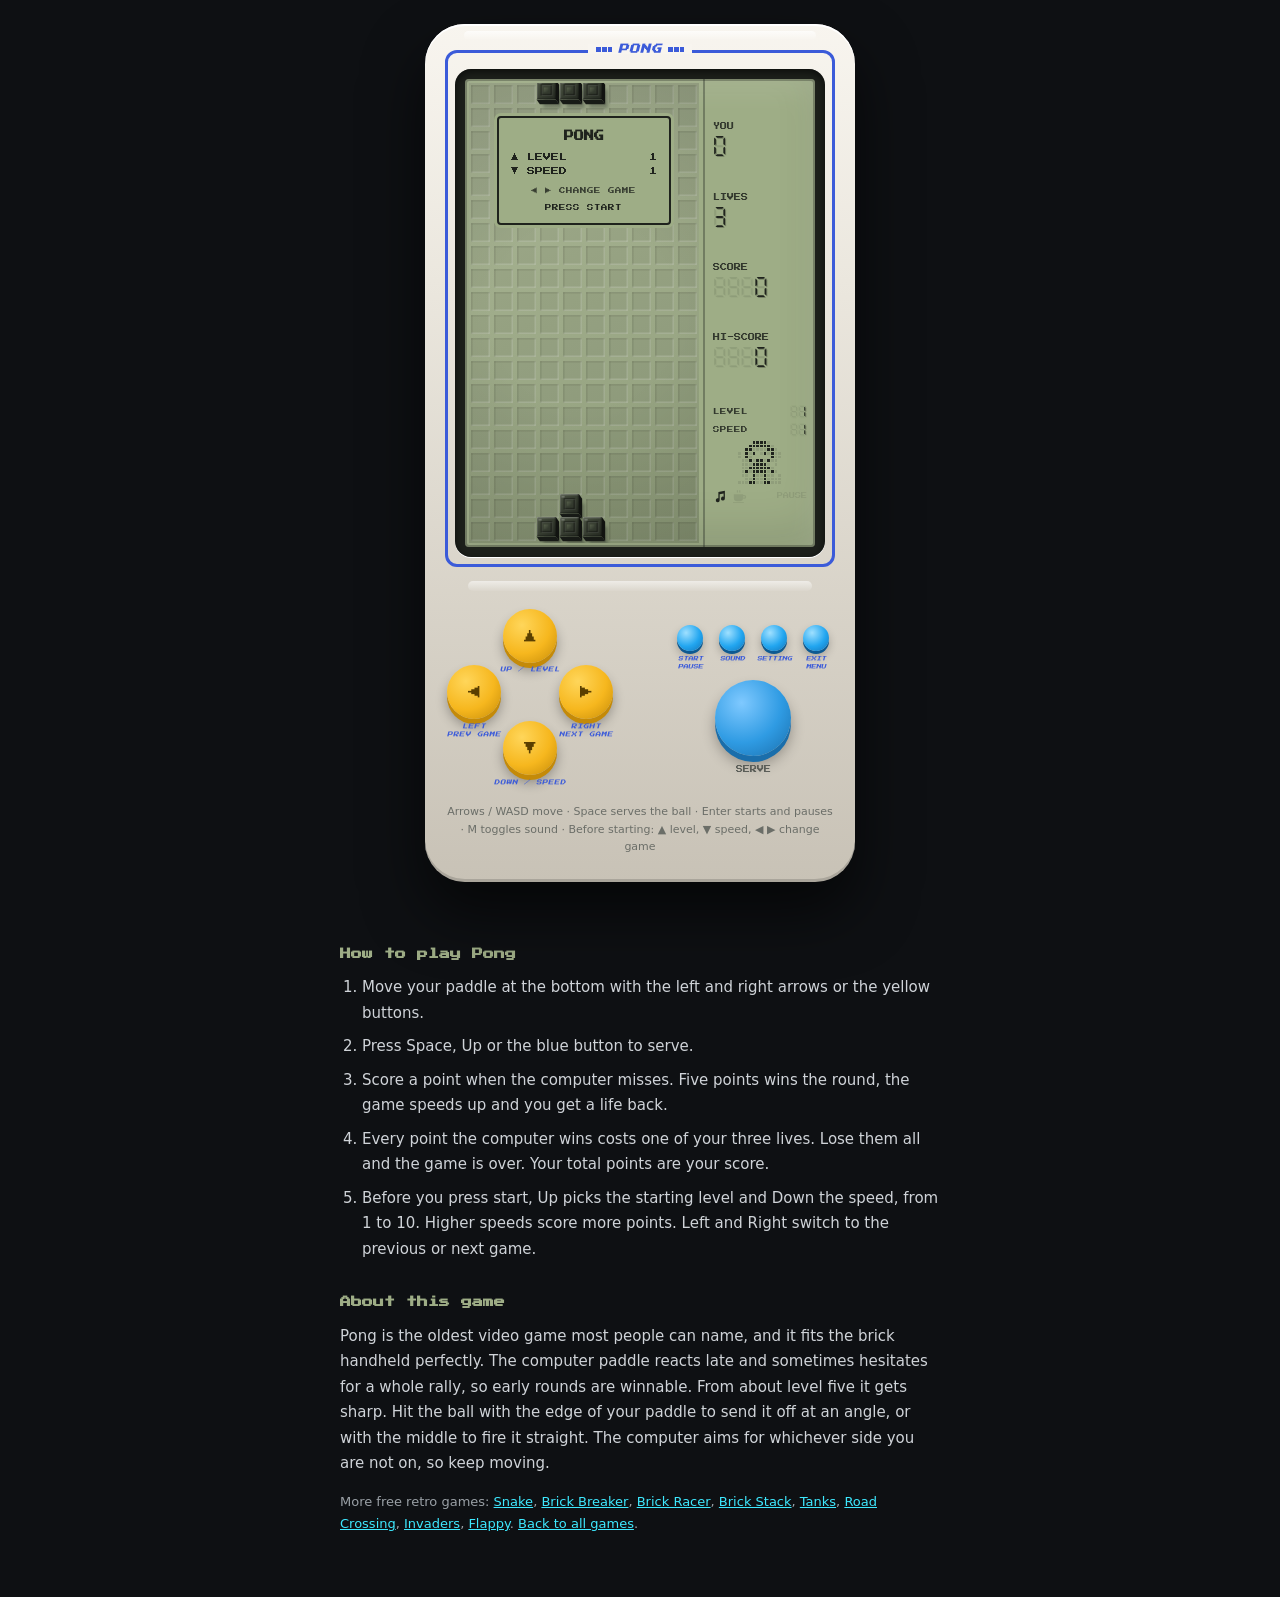
<file: pong.html>
<!doctype html>
<html lang="en">
<head>
  <meta charset="utf-8">
  <meta name="viewport" content="width=device-width, initial-scale=1, maximum-scale=1, user-scalable=no, viewport-fit=cover">
  <title>Play Pong Online Free Against the Computer | Retro Classic Games</title>
  <meta name="description" content="Play Pong online for free against the computer. You take the bottom paddle, the CPU takes the top, first to five wins the round. No download, no sign-up, works on your phone.">
  <link rel="canonical" href="https://retroclassic.games/pong">
  <meta name="theme-color" content="#12072b">
  <meta property="og:type" content="website">
  <meta property="og:site_name" content="Retro Classic Games">
  <meta property="og:title" content="Play Pong Online Free Against the Computer | Retro Classic Games">
  <meta property="og:description" content="Play Pong online for free against the computer. You take the bottom paddle, the CPU takes the top, first to five wins the round. No download, no sign-up, works on your phone.">
  <meta property="og:url" content="https://retroclassic.games/pong">
  <meta property="og:image" content="https://retroclassic.games/og-image.png">
  <meta property="og:image:width" content="1200">
  <meta property="og:image:height" content="630">
  <meta name="twitter:card" content="summary_large_image">
  <meta name="twitter:title" content="Play Pong Online Free Against the Computer | Retro Classic Games">
  <meta name="twitter:description" content="Play Pong online for free against the computer. You take the bottom paddle, the CPU takes the top, first to five wins the round. No download, no sign-up, works on your phone.">
  <meta name="twitter:image" content="https://retroclassic.games/og-image.png">
  <script type="application/ld+json">{"@context": "https://schema.org", "@type": "VideoGame", "name": "Pong", "url": "https://retroclassic.games/pong", "description": "Play Pong online for free against the computer. You take the bottom paddle, the CPU takes the top, first to five wins the round. No download, no sign-up, works on your phone.", "image": "https://retroclassic.games/og-image.png", "applicationCategory": "Game", "gamePlatform": "Web browser", "operatingSystem": "Any", "playMode": "SinglePlayer", "genre": "Retro", "isAccessibleForFree": true, "offers": {"@type": "Offer", "price": "0", "priceCurrency": "GBP"}, "author": {"@type": "Person", "name": "Blessing Fasina", "url": "https://blessingfasina.com"}, "isPartOf": {"@type": "WebSite", "name": "Retro Classic Games", "url": "https://retroclassic.games/"}}</script>
  <link rel="icon" href="/icon.svg" type="image/svg+xml">
  <link rel="apple-touch-icon" href="/apple-touch-icon.png">
  <link rel="manifest" href="/manifest.webmanifest">
  <link rel="preconnect" href="https://fonts.googleapis.com">
  <link rel="preconnect" href="https://fonts.gstatic.com" crossorigin>
  <link href="https://fonts.googleapis.com/css2?family=Press+Start+2P&display=swap" rel="stylesheet">
  <link rel="stylesheet" href="/css/style.css">
  <script src="/js/lagoslife.js"></script>
</head>
<body class="page-game">
  <main class="console" style="--cols:10;--rows:20">
    <section class="frame" aria-label="Game screen">
      <h1 class="frame__brand"><span class="frame__name">PONG</span><span class="console__mode" data-mode hidden>· DAILY</span></h1>
      <div class="screen">
      <div class="screen__inner">
        <div class="lcd-wrap">
          <canvas id="lcd" class="lcd" width="200" height="400" aria-label="Pong playfield"></canvas>
          <div id="overlay" class="overlay" role="status">PRESS<br>START</div>
        </div>
        <aside class="hud" aria-label="Score panel">
        <div class="hud__item"><span>YOU</span><div class="seg" data-hud="you"></div></div>
        <div class="hud__item"><span>LIVES</span><div class="seg" data-hud="lives"></div></div>
        <div class="hud__item"><span>SCORE</span><div class="seg" data-hud="score"></div></div>
        <div class="hud__item"><span>HI-SCORE</span><div class="seg" data-hud="hi"></div></div>
        <div class="hud__foot">
          <div class="hud__mini"><span>LEVEL</span><div class="seg seg--sm" data-hud="level"></div></div>
          <div class="hud__mini"><span>SPEED</span><div class="seg seg--sm" data-hud="speed"></div></div>
          <canvas class="mascot" width="48" height="48" aria-hidden="true"></canvas>
          <div class="lcd-icons"><svg class="lcd-icon" data-icon="sound" viewBox="0 0 16 16" aria-hidden="true"><path d="M6 2.5 14 1v9.6a2.4 2.4 0 1 1-1.6-2.3V4.2L7.6 5.1v7.5a2.4 2.4 0 1 1-1.6-2.3z"/></svg><svg class="lcd-icon" data-icon="pause" viewBox="0 0 18 16" aria-hidden="true"><path d="M5 0h1.4v3H5zM8 0h1.4v3H8zM1 5h12v4.5A4.5 4.5 0 0 1 8.5 14h-3A4.5 4.5 0 0 1 1 9.5zM13 6h1.5a2.5 2.5 0 0 1 0 5H13V9.4h1.5a.9.9 0 0 0 0-1.8H13zM0 15h14v1H0z"/></svg><span class="lcd-text" data-icon="pause">PAUSE</span></div>
        </div>
        </aside>
      </div>
      </div>
    </section>
    <div class="gloss" aria-hidden="true"></div>

    <section class="controls" aria-label="Controls">
      <div class="dpad">
        <div class="dkey up"><button class="btn btn--dir" data-btn="up" type="button" aria-label="Up, or level before starting">▲</button><span>UP / LEVEL</span></div>
        <div class="dkey left"><button class="btn btn--dir" data-btn="left" type="button" aria-label="Left, or previous game before starting">◀</button><span>LEFT<br>PREV GAME</span></div>
        <div class="dkey right"><button class="btn btn--dir" data-btn="right" type="button" aria-label="Right, or next game before starting">▶</button><span>RIGHT<br>NEXT GAME</span></div>
        <div class="dkey down"><button class="btn btn--dir" data-btn="down" type="button" aria-label="Down, or speed before starting">▼</button><span>DOWN / SPEED</span></div>
      </div>
      <div class="actions">
        <div class="minis">
          <div class="mini"><button class="mini__btn" data-btn="start" type="button" aria-label="Start or pause"></button><span>START<br>PAUSE</span></div>
          <div class="mini"><button class="mini__btn" data-mute type="button" aria-label="Sound" aria-pressed="true"></button><span>SOUND</span></div>
          <div class="mini"><button class="mini__btn" data-settings type="button" aria-label="Settings"></button><span>SETTING</span></div>
          <div class="mini"><a class="mini__btn" href="/" aria-label="Exit to the games menu"></a><span>EXIT<br>MENU</span></div>
        </div>
        <button class="btn btn--action" data-btn="action" type="button" aria-label="SERVE"></button>
        <span class="btn-label">SERVE</span>
      </div>
    </section>


    <div class="settings" id="settings" hidden aria-label="Settings">
      <div class="settings__row"><span>SCREEN STYLE</span><div class="stylebtns" role="group" aria-label="Screen style"><button type="button" class="stylebtn" data-style="3d" aria-pressed="false">3D</button><button type="button" class="stylebtn" data-style="neon" aria-pressed="false">NEON</button><button type="button" class="stylebtn" data-style="classic" aria-pressed="false">LCD</button></div></div>
      <div class="settings__row"><span>CONSOLE COLOUR</span><div class="swatches"></div></div>
      <label class="settings__row"><span>BIG BUTTONS</span><input type="checkbox" data-set="bigpad"></label>
      <label class="settings__row"><span>HIGH CONTRAST SCREEN</span><input type="checkbox" data-set="contrast"></label>
      <label class="settings__row"><span>SOUND</span><input type="checkbox" data-set="sound"></label>
      <div class="settings__row"><label for="vol-range">VOLUME</label><input type="range" id="vol-range" min="0" max="100" step="5" data-set="volume"></div>
      <label class="settings__row"><span>TILT WITH PHONE</span><input type="checkbox" data-set="tilt"></label>
      <a class="settings__link" href="/styles">Compare the screen styles ›</a>
      <button type="button" class="settings__close" data-close>DONE</button>
    </div>

    <p class="hint">Arrows / WASD move · Space serves the ball · Enter starts and pauses · M toggles sound · Before starting: ▲ level, ▼ speed, ◀ ▶ change game</p>
  </main>

  <section class="about">
    <h2>How to play Pong</h2>
    <ol>
        <li>Move your paddle at the bottom with the left and right arrows or the yellow buttons.</li>
        <li>Press Space, Up or the blue button to serve.</li>
        <li>Score a point when the computer misses. Five points wins the round, the game speeds up and you get a life back.</li>
        <li>Every point the computer wins costs one of your three lives. Lose them all and the game is over. Your total points are your score.</li>
        <li>Before you press start, Up picks the starting level and Down the speed, from 1 to 10. Higher speeds score more points. Left and Right switch to the previous or next game.</li>
    </ol>
    <h2>About this game</h2>
    <p>Pong is the oldest video game most people can name, and it fits the brick handheld perfectly. The computer paddle reacts late and sometimes hesitates for a whole rally, so early rounds are winnable. From about level five it gets sharp. Hit the ball with the edge of your paddle to send it off at an angle, or with the middle to fire it straight. The computer aims for whichever side you are not on, so keep moving.</p>
    <p class="about__more">More free retro games: <a href="/snake">Snake</a>, <a href="/breaker">Brick Breaker</a>, <a href="/racer">Brick Racer</a>, <a href="/stack">Brick Stack</a>, <a href="/tanks">Tanks</a>, <a href="/crossing">Road Crossing</a>, <a href="/invaders">Invaders</a>, <a href="/flappy">Flappy</a>. <a href="/">Back to all games</a>.</p>
  </section>

  <script src="/js/lcd.js"></script>
  <script src="/js/pong.js"></script>
</body>
</html>
</file>
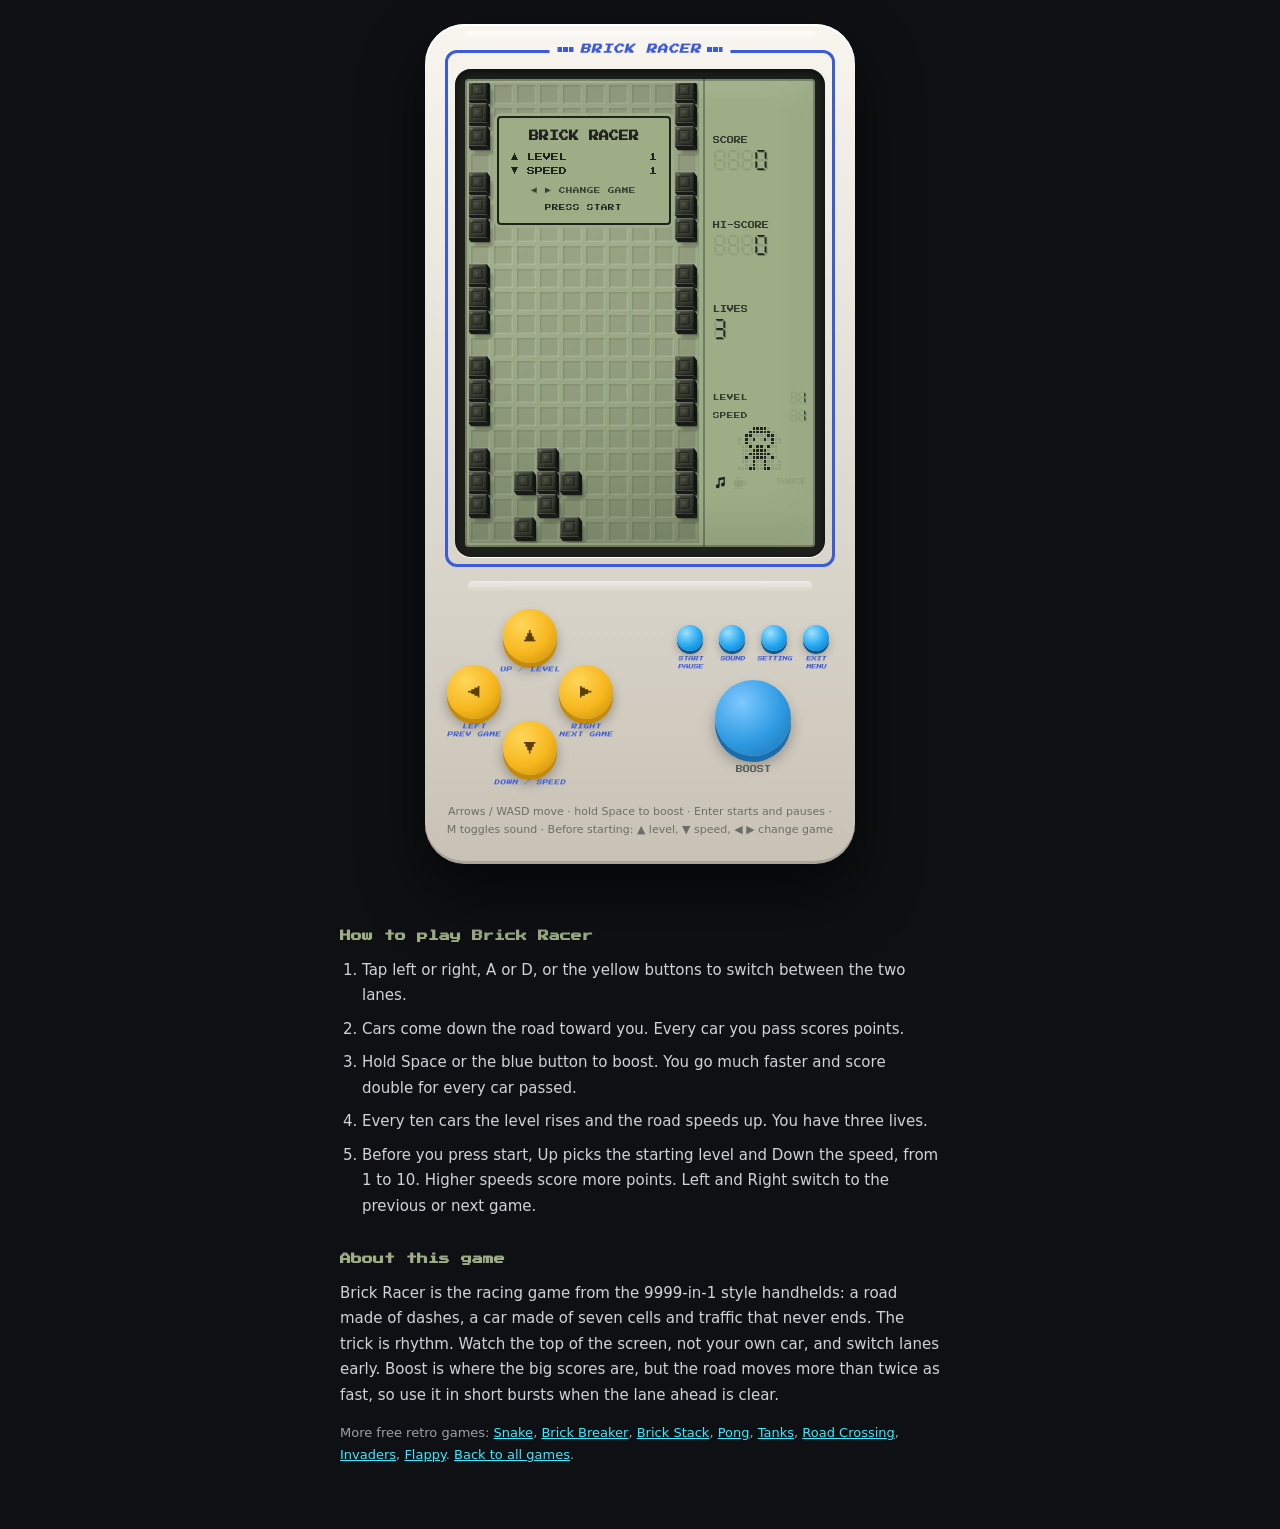
<file: racer.html>
<!doctype html>
<html lang="en">
<head>
  <meta charset="utf-8">
  <meta name="viewport" content="width=device-width, initial-scale=1, maximum-scale=1, user-scalable=no, viewport-fit=cover">
  <title>Retro Car Racing Game Online Free, No Download | Retro Classic Games</title>
  <meta name="description" content="Play the classic handheld car racing game online for free. Two lanes, endless traffic, hold boost if you dare. No download, no sign-up, works on your phone.">
  <link rel="canonical" href="https://retroclassic.games/racer">
  <meta name="theme-color" content="#12072b">
  <meta property="og:type" content="website">
  <meta property="og:site_name" content="Retro Classic Games">
  <meta property="og:title" content="Retro Car Racing Game Online Free, No Download | Retro Classic Games">
  <meta property="og:description" content="Play the classic handheld car racing game online for free. Two lanes, endless traffic, hold boost if you dare. No download, no sign-up, works on your phone.">
  <meta property="og:url" content="https://retroclassic.games/racer">
  <meta property="og:image" content="https://retroclassic.games/og-image.png">
  <meta property="og:image:width" content="1200">
  <meta property="og:image:height" content="630">
  <meta name="twitter:card" content="summary_large_image">
  <meta name="twitter:title" content="Retro Car Racing Game Online Free, No Download | Retro Classic Games">
  <meta name="twitter:description" content="Play the classic handheld car racing game online for free. Two lanes, endless traffic, hold boost if you dare. No download, no sign-up, works on your phone.">
  <meta name="twitter:image" content="https://retroclassic.games/og-image.png">
  <script type="application/ld+json">{"@context": "https://schema.org", "@type": "VideoGame", "name": "Brick Racer", "url": "https://retroclassic.games/racer", "description": "Play the classic handheld car racing game online for free. Two lanes, endless traffic, hold boost if you dare. No download, no sign-up, works on your phone.", "image": "https://retroclassic.games/og-image.png", "applicationCategory": "Game", "gamePlatform": "Web browser", "operatingSystem": "Any", "playMode": "SinglePlayer", "genre": "Retro", "isAccessibleForFree": true, "offers": {"@type": "Offer", "price": "0", "priceCurrency": "GBP"}, "author": {"@type": "Person", "name": "Blessing Fasina", "url": "https://blessingfasina.com"}, "isPartOf": {"@type": "WebSite", "name": "Retro Classic Games", "url": "https://retroclassic.games/"}}</script>
  <link rel="icon" href="/icon.svg" type="image/svg+xml">
  <link rel="apple-touch-icon" href="/apple-touch-icon.png">
  <link rel="manifest" href="/manifest.webmanifest">
  <link rel="preconnect" href="https://fonts.googleapis.com">
  <link rel="preconnect" href="https://fonts.gstatic.com" crossorigin>
  <link href="https://fonts.googleapis.com/css2?family=Press+Start+2P&display=swap" rel="stylesheet">
  <link rel="stylesheet" href="/css/style.css">
  <script src="/js/lagoslife.js"></script>
</head>
<body class="page-game">
  <main class="console" style="--cols:10;--rows:20">
    <section class="frame" aria-label="Game screen">
      <h1 class="frame__brand"><span class="frame__name">BRICK RACER</span><span class="console__mode" data-mode hidden>· DAILY</span></h1>
      <div class="screen">
      <div class="screen__inner">
        <div class="lcd-wrap">
          <canvas id="lcd" class="lcd" width="200" height="400" aria-label="Brick Racer playfield"></canvas>
          <div id="overlay" class="overlay" role="status">PRESS<br>START</div>
        </div>
        <aside class="hud" aria-label="Score panel">
        <div class="hud__item"><span>SCORE</span><div class="seg" data-hud="score"></div></div>
        <div class="hud__item"><span>HI-SCORE</span><div class="seg" data-hud="hi"></div></div>
        <div class="hud__item"><span>LIVES</span><div class="seg" data-hud="lives"></div></div>
        <div class="hud__foot">
          <div class="hud__mini"><span>LEVEL</span><div class="seg seg--sm" data-hud="level"></div></div>
          <div class="hud__mini"><span>SPEED</span><div class="seg seg--sm" data-hud="speed"></div></div>
          <canvas class="mascot" width="48" height="48" aria-hidden="true"></canvas>
          <div class="lcd-icons"><svg class="lcd-icon" data-icon="sound" viewBox="0 0 16 16" aria-hidden="true"><path d="M6 2.5 14 1v9.6a2.4 2.4 0 1 1-1.6-2.3V4.2L7.6 5.1v7.5a2.4 2.4 0 1 1-1.6-2.3z"/></svg><svg class="lcd-icon" data-icon="pause" viewBox="0 0 18 16" aria-hidden="true"><path d="M5 0h1.4v3H5zM8 0h1.4v3H8zM1 5h12v4.5A4.5 4.5 0 0 1 8.5 14h-3A4.5 4.5 0 0 1 1 9.5zM13 6h1.5a2.5 2.5 0 0 1 0 5H13V9.4h1.5a.9.9 0 0 0 0-1.8H13zM0 15h14v1H0z"/></svg><span class="lcd-text" data-icon="pause">PAUSE</span></div>
        </div>
        </aside>
      </div>
      </div>
    </section>
    <div class="gloss" aria-hidden="true"></div>

    <section class="controls" aria-label="Controls">
      <div class="dpad">
        <div class="dkey up"><button class="btn btn--dir" data-btn="up" type="button" aria-label="Up, or level before starting">▲</button><span>UP / LEVEL</span></div>
        <div class="dkey left"><button class="btn btn--dir" data-btn="left" type="button" aria-label="Left, or previous game before starting">◀</button><span>LEFT<br>PREV GAME</span></div>
        <div class="dkey right"><button class="btn btn--dir" data-btn="right" type="button" aria-label="Right, or next game before starting">▶</button><span>RIGHT<br>NEXT GAME</span></div>
        <div class="dkey down"><button class="btn btn--dir" data-btn="down" type="button" aria-label="Down, or speed before starting">▼</button><span>DOWN / SPEED</span></div>
      </div>
      <div class="actions">
        <div class="minis">
          <div class="mini"><button class="mini__btn" data-btn="start" type="button" aria-label="Start or pause"></button><span>START<br>PAUSE</span></div>
          <div class="mini"><button class="mini__btn" data-mute type="button" aria-label="Sound" aria-pressed="true"></button><span>SOUND</span></div>
          <div class="mini"><button class="mini__btn" data-settings type="button" aria-label="Settings"></button><span>SETTING</span></div>
          <div class="mini"><a class="mini__btn" href="/" aria-label="Exit to the games menu"></a><span>EXIT<br>MENU</span></div>
        </div>
        <button class="btn btn--action" data-btn="action" type="button" aria-label="BOOST"></button>
        <span class="btn-label">BOOST</span>
      </div>
    </section>


    <div class="settings" id="settings" hidden aria-label="Settings">
      <div class="settings__row"><span>SCREEN STYLE</span><div class="stylebtns" role="group" aria-label="Screen style"><button type="button" class="stylebtn" data-style="3d" aria-pressed="false">3D</button><button type="button" class="stylebtn" data-style="neon" aria-pressed="false">NEON</button><button type="button" class="stylebtn" data-style="classic" aria-pressed="false">LCD</button></div></div>
      <div class="settings__row"><span>CONSOLE COLOUR</span><div class="swatches"></div></div>
      <label class="settings__row"><span>BIG BUTTONS</span><input type="checkbox" data-set="bigpad"></label>
      <label class="settings__row"><span>HIGH CONTRAST SCREEN</span><input type="checkbox" data-set="contrast"></label>
      <label class="settings__row"><span>SOUND</span><input type="checkbox" data-set="sound"></label>
      <div class="settings__row"><label for="vol-range">VOLUME</label><input type="range" id="vol-range" min="0" max="100" step="5" data-set="volume"></div>
      <label class="settings__row"><span>TILT WITH PHONE</span><input type="checkbox" data-set="tilt"></label>
      <a class="settings__link" href="/styles">Compare the screen styles ›</a>
      <button type="button" class="settings__close" data-close>DONE</button>
    </div>

    <p class="hint">Arrows / WASD move · hold Space to boost · Enter starts and pauses · M toggles sound · Before starting: ▲ level, ▼ speed, ◀ ▶ change game</p>
  </main>

  <section class="about">
    <h2>How to play Brick Racer</h2>
    <ol>
        <li>Tap left or right, A or D, or the yellow buttons to switch between the two lanes.</li>
        <li>Cars come down the road toward you. Every car you pass scores points.</li>
        <li>Hold Space or the blue button to boost. You go much faster and score double for every car passed.</li>
        <li>Every ten cars the level rises and the road speeds up. You have three lives.</li>
        <li>Before you press start, Up picks the starting level and Down the speed, from 1 to 10. Higher speeds score more points. Left and Right switch to the previous or next game.</li>
    </ol>
    <h2>About this game</h2>
    <p>Brick Racer is the racing game from the 9999-in-1 style handhelds: a road made of dashes, a car made of seven cells and traffic that never ends. The trick is rhythm. Watch the top of the screen, not your own car, and switch lanes early. Boost is where the big scores are, but the road moves more than twice as fast, so use it in short bursts when the lane ahead is clear.</p>
    <p class="about__more">More free retro games: <a href="/snake">Snake</a>, <a href="/breaker">Brick Breaker</a>, <a href="/stack">Brick Stack</a>, <a href="/pong">Pong</a>, <a href="/tanks">Tanks</a>, <a href="/crossing">Road Crossing</a>, <a href="/invaders">Invaders</a>, <a href="/flappy">Flappy</a>. <a href="/">Back to all games</a>.</p>
  </section>

  <script src="/js/lcd.js"></script>
  <script src="/js/racer.js"></script>
</body>
</html>
</file>
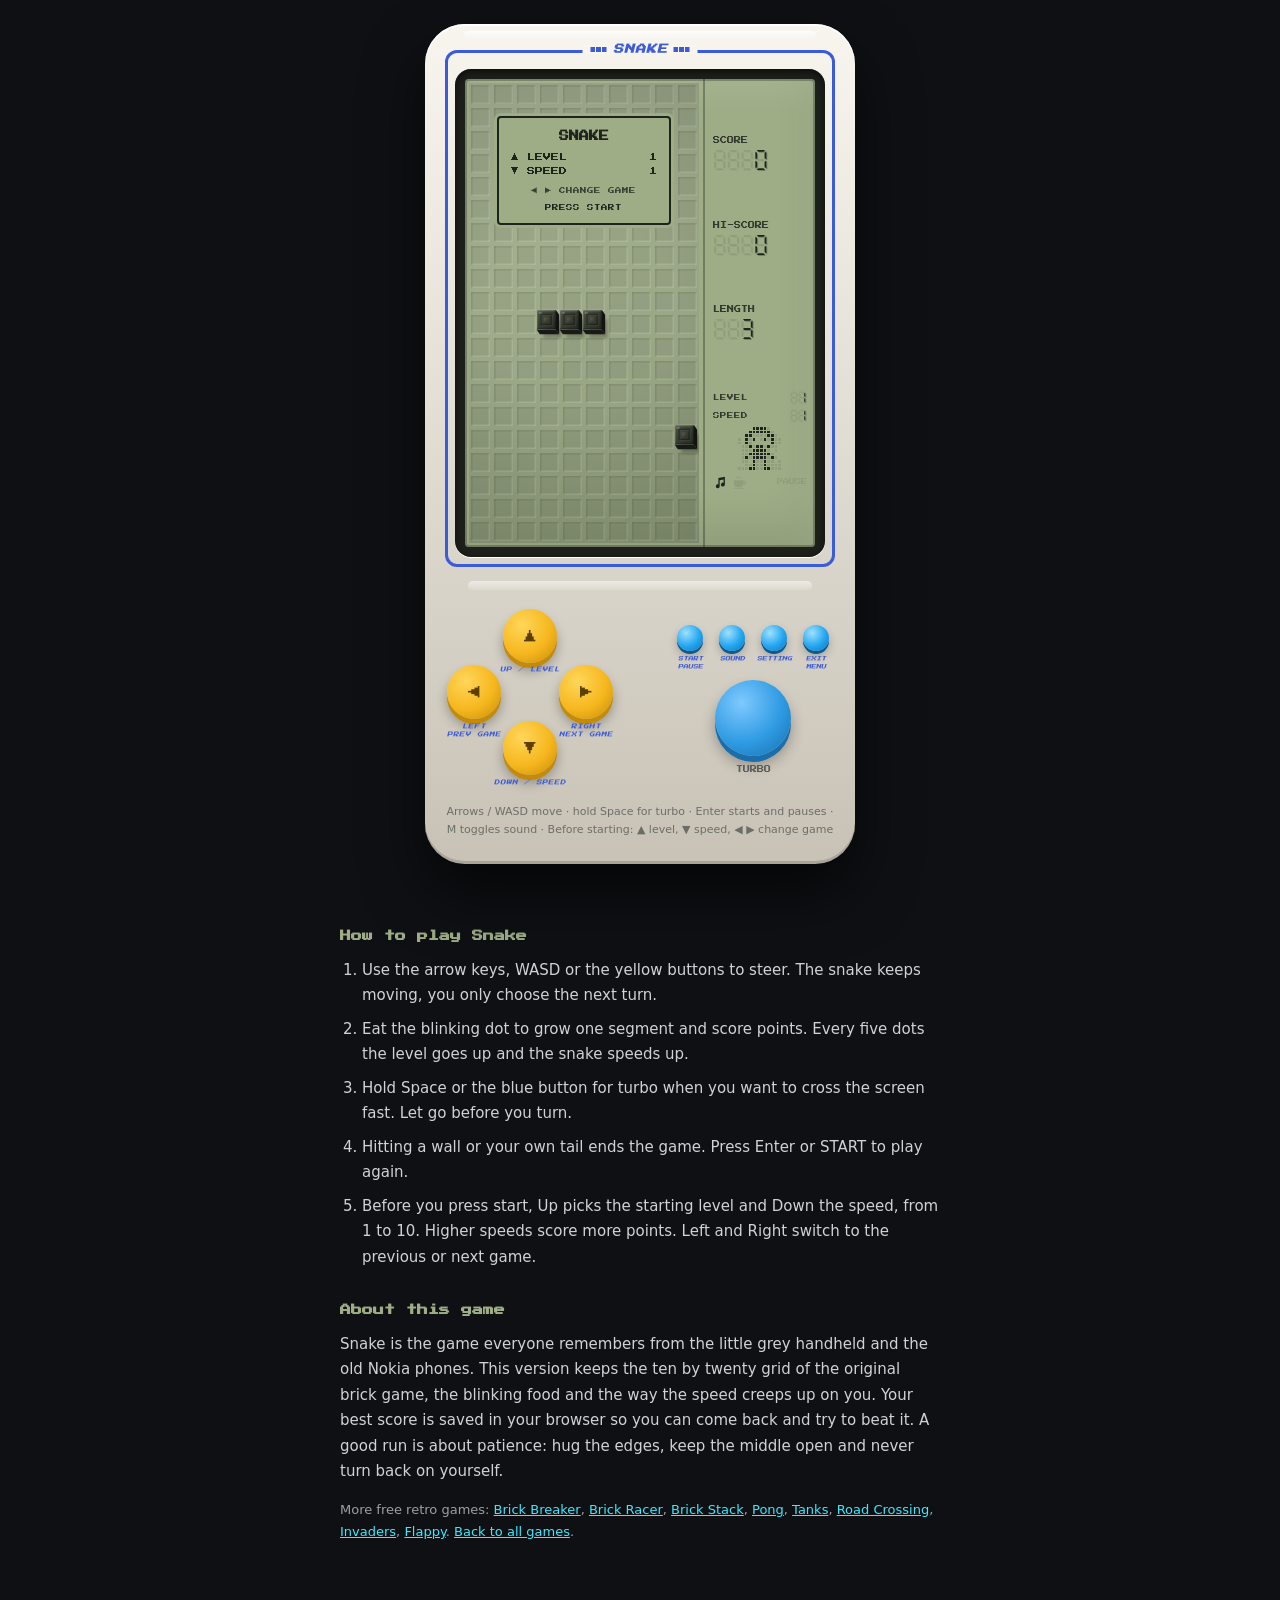
<file: snake.html>
<!doctype html>
<html lang="en">
<head>
  <meta charset="utf-8">
  <meta name="viewport" content="width=device-width, initial-scale=1, maximum-scale=1, user-scalable=no, viewport-fit=cover">
  <title>Play Snake Online Free, No Download | Retro Classic Games</title>
  <meta name="description" content="Play the classic Snake game online for free. The original handheld version: eat, grow, dodge your own tail and beat your high score. No download, no sign-up, works on your phone.">
  <link rel="canonical" href="https://retroclassic.games/snake">
  <meta name="theme-color" content="#12072b">
  <meta property="og:type" content="website">
  <meta property="og:site_name" content="Retro Classic Games">
  <meta property="og:title" content="Play Snake Online Free, No Download | Retro Classic Games">
  <meta property="og:description" content="Play the classic Snake game online for free. The original handheld version: eat, grow, dodge your own tail and beat your high score. No download, no sign-up, works on your phone.">
  <meta property="og:url" content="https://retroclassic.games/snake">
  <meta property="og:image" content="https://retroclassic.games/og-image.png">
  <meta property="og:image:width" content="1200">
  <meta property="og:image:height" content="630">
  <meta name="twitter:card" content="summary_large_image">
  <meta name="twitter:title" content="Play Snake Online Free, No Download | Retro Classic Games">
  <meta name="twitter:description" content="Play the classic Snake game online for free. The original handheld version: eat, grow, dodge your own tail and beat your high score. No download, no sign-up, works on your phone.">
  <meta name="twitter:image" content="https://retroclassic.games/og-image.png">
  <script type="application/ld+json">{"@context": "https://schema.org", "@type": "VideoGame", "name": "Snake", "url": "https://retroclassic.games/snake", "description": "Play the classic Snake game online for free. The original handheld version: eat, grow, dodge your own tail and beat your high score. No download, no sign-up, works on your phone.", "image": "https://retroclassic.games/og-image.png", "applicationCategory": "Game", "gamePlatform": "Web browser", "operatingSystem": "Any", "playMode": "SinglePlayer", "genre": "Retro", "isAccessibleForFree": true, "offers": {"@type": "Offer", "price": "0", "priceCurrency": "GBP"}, "author": {"@type": "Person", "name": "Blessing Fasina", "url": "https://blessingfasina.com"}, "isPartOf": {"@type": "WebSite", "name": "Retro Classic Games", "url": "https://retroclassic.games/"}}</script>
  <link rel="icon" href="/icon.svg" type="image/svg+xml">
  <link rel="apple-touch-icon" href="/apple-touch-icon.png">
  <link rel="manifest" href="/manifest.webmanifest">
  <link rel="preconnect" href="https://fonts.googleapis.com">
  <link rel="preconnect" href="https://fonts.gstatic.com" crossorigin>
  <link href="https://fonts.googleapis.com/css2?family=Press+Start+2P&display=swap" rel="stylesheet">
  <link rel="stylesheet" href="/css/style.css">
  <script src="/js/lagoslife.js"></script>
</head>
<body class="page-game">
  <main class="console" style="--cols:10;--rows:20">
    <section class="frame" aria-label="Game screen">
      <h1 class="frame__brand"><span class="frame__name">SNAKE</span><span class="console__mode" data-mode hidden>· DAILY</span></h1>
      <div class="screen">
      <div class="screen__inner">
        <div class="lcd-wrap">
          <canvas id="lcd" class="lcd" width="200" height="400" aria-label="Snake playfield"></canvas>
          <div id="overlay" class="overlay" role="status">PRESS<br>START</div>
        </div>
        <aside class="hud" aria-label="Score panel">
        <div class="hud__item"><span>SCORE</span><div class="seg" data-hud="score"></div></div>
        <div class="hud__item"><span>HI-SCORE</span><div class="seg" data-hud="hi"></div></div>
        <div class="hud__item"><span>LENGTH</span><div class="seg" data-hud="length"></div></div>
        <div class="hud__foot">
          <div class="hud__mini"><span>LEVEL</span><div class="seg seg--sm" data-hud="level"></div></div>
          <div class="hud__mini"><span>SPEED</span><div class="seg seg--sm" data-hud="speed"></div></div>
          <canvas class="mascot" width="48" height="48" aria-hidden="true"></canvas>
          <div class="lcd-icons"><svg class="lcd-icon" data-icon="sound" viewBox="0 0 16 16" aria-hidden="true"><path d="M6 2.5 14 1v9.6a2.4 2.4 0 1 1-1.6-2.3V4.2L7.6 5.1v7.5a2.4 2.4 0 1 1-1.6-2.3z"/></svg><svg class="lcd-icon" data-icon="pause" viewBox="0 0 18 16" aria-hidden="true"><path d="M5 0h1.4v3H5zM8 0h1.4v3H8zM1 5h12v4.5A4.5 4.5 0 0 1 8.5 14h-3A4.5 4.5 0 0 1 1 9.5zM13 6h1.5a2.5 2.5 0 0 1 0 5H13V9.4h1.5a.9.9 0 0 0 0-1.8H13zM0 15h14v1H0z"/></svg><span class="lcd-text" data-icon="pause">PAUSE</span></div>
        </div>
        </aside>
      </div>
      </div>
    </section>
    <div class="gloss" aria-hidden="true"></div>

    <section class="controls" aria-label="Controls">
      <div class="dpad">
        <div class="dkey up"><button class="btn btn--dir" data-btn="up" type="button" aria-label="Up, or level before starting">▲</button><span>UP / LEVEL</span></div>
        <div class="dkey left"><button class="btn btn--dir" data-btn="left" type="button" aria-label="Left, or previous game before starting">◀</button><span>LEFT<br>PREV GAME</span></div>
        <div class="dkey right"><button class="btn btn--dir" data-btn="right" type="button" aria-label="Right, or next game before starting">▶</button><span>RIGHT<br>NEXT GAME</span></div>
        <div class="dkey down"><button class="btn btn--dir" data-btn="down" type="button" aria-label="Down, or speed before starting">▼</button><span>DOWN / SPEED</span></div>
      </div>
      <div class="actions">
        <div class="minis">
          <div class="mini"><button class="mini__btn" data-btn="start" type="button" aria-label="Start or pause"></button><span>START<br>PAUSE</span></div>
          <div class="mini"><button class="mini__btn" data-mute type="button" aria-label="Sound" aria-pressed="true"></button><span>SOUND</span></div>
          <div class="mini"><button class="mini__btn" data-settings type="button" aria-label="Settings"></button><span>SETTING</span></div>
          <div class="mini"><a class="mini__btn" href="/" aria-label="Exit to the games menu"></a><span>EXIT<br>MENU</span></div>
        </div>
        <button class="btn btn--action" data-btn="action" type="button" aria-label="TURBO"></button>
        <span class="btn-label">TURBO</span>
      </div>
    </section>


    <div class="settings" id="settings" hidden aria-label="Settings">
      <div class="settings__row"><span>SCREEN STYLE</span><div class="stylebtns" role="group" aria-label="Screen style"><button type="button" class="stylebtn" data-style="3d" aria-pressed="false">3D</button><button type="button" class="stylebtn" data-style="neon" aria-pressed="false">NEON</button><button type="button" class="stylebtn" data-style="classic" aria-pressed="false">LCD</button></div></div>
      <div class="settings__row"><span>CONSOLE COLOUR</span><div class="swatches"></div></div>
      <label class="settings__row"><span>BIG BUTTONS</span><input type="checkbox" data-set="bigpad"></label>
      <label class="settings__row"><span>HIGH CONTRAST SCREEN</span><input type="checkbox" data-set="contrast"></label>
      <label class="settings__row"><span>SOUND</span><input type="checkbox" data-set="sound"></label>
      <div class="settings__row"><label for="vol-range">VOLUME</label><input type="range" id="vol-range" min="0" max="100" step="5" data-set="volume"></div>
      <label class="settings__row"><span>TILT WITH PHONE</span><input type="checkbox" data-set="tilt"></label>
      <a class="settings__link" href="/styles">Compare the screen styles ›</a>
      <button type="button" class="settings__close" data-close>DONE</button>
    </div>

    <p class="hint">Arrows / WASD move · hold Space for turbo · Enter starts and pauses · M toggles sound · Before starting: ▲ level, ▼ speed, ◀ ▶ change game</p>
  </main>

  <section class="about">
    <h2>How to play Snake</h2>
    <ol>
        <li>Use the arrow keys, WASD or the yellow buttons to steer. The snake keeps moving, you only choose the next turn.</li>
        <li>Eat the blinking dot to grow one segment and score points. Every five dots the level goes up and the snake speeds up.</li>
        <li>Hold Space or the blue button for turbo when you want to cross the screen fast. Let go before you turn.</li>
        <li>Hitting a wall or your own tail ends the game. Press Enter or START to play again.</li>
        <li>Before you press start, Up picks the starting level and Down the speed, from 1 to 10. Higher speeds score more points. Left and Right switch to the previous or next game.</li>
    </ol>
    <h2>About this game</h2>
    <p>Snake is the game everyone remembers from the little grey handheld and the old Nokia phones. This version keeps the ten by twenty grid of the original brick game, the blinking food and the way the speed creeps up on you. Your best score is saved in your browser so you can come back and try to beat it. A good run is about patience: hug the edges, keep the middle open and never turn back on yourself.</p>
    <p class="about__more">More free retro games: <a href="/breaker">Brick Breaker</a>, <a href="/racer">Brick Racer</a>, <a href="/stack">Brick Stack</a>, <a href="/pong">Pong</a>, <a href="/tanks">Tanks</a>, <a href="/crossing">Road Crossing</a>, <a href="/invaders">Invaders</a>, <a href="/flappy">Flappy</a>. <a href="/">Back to all games</a>.</p>
  </section>

  <script src="/js/lcd.js"></script>
  <script src="/js/snake.js"></script>
</body>
</html>
</file>
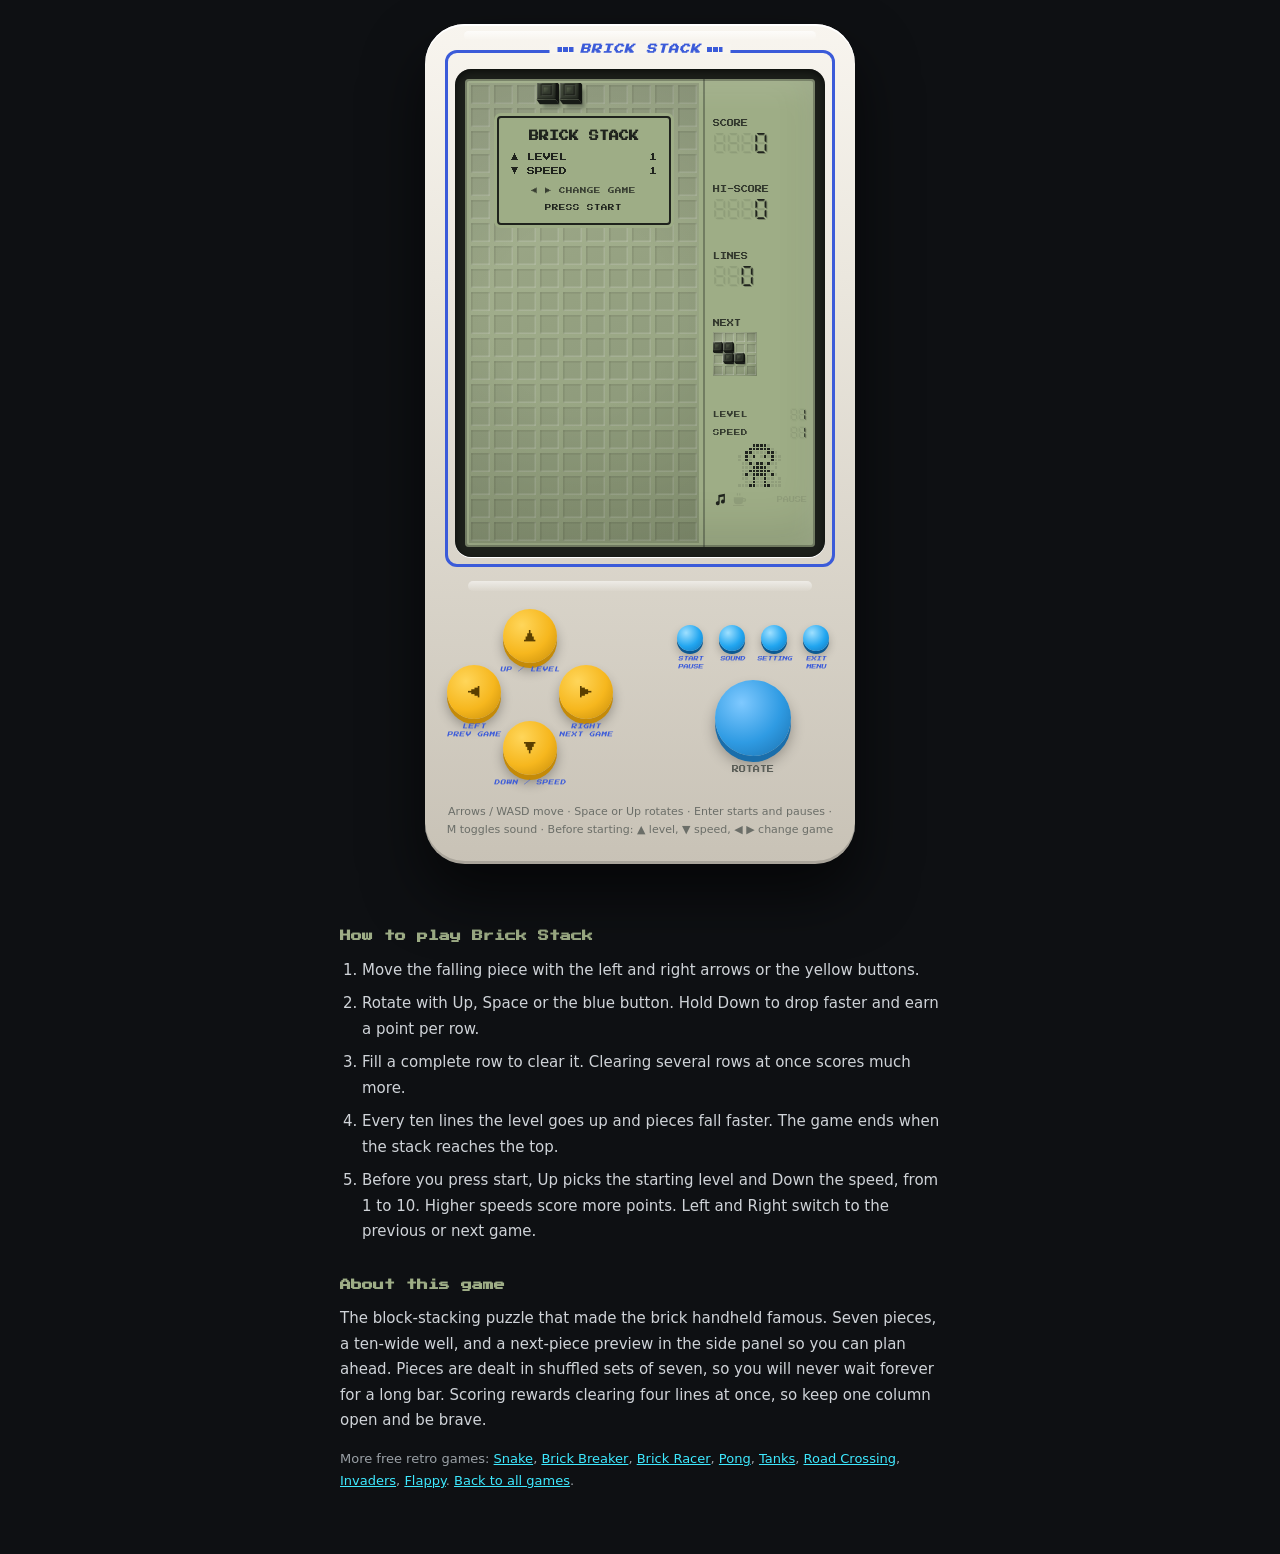
<file: stack.html>
<!doctype html>
<html lang="en">
<head>
  <meta charset="utf-8">
  <meta name="viewport" content="width=device-width, initial-scale=1, maximum-scale=1, user-scalable=no, viewport-fit=cover">
  <title>Falling Blocks Puzzle Online Free, No Download | Retro Classic Games</title>
  <meta name="description" content="Play the classic falling blocks puzzle online for free, handheld style. Rotate and drop the pieces, clear lines and keep the stack low. No download, no sign-up, works on your phone.">
  <link rel="canonical" href="https://retroclassic.games/stack">
  <meta name="theme-color" content="#12072b">
  <meta property="og:type" content="website">
  <meta property="og:site_name" content="Retro Classic Games">
  <meta property="og:title" content="Falling Blocks Puzzle Online Free, No Download | Retro Classic Games">
  <meta property="og:description" content="Play the classic falling blocks puzzle online for free, handheld style. Rotate and drop the pieces, clear lines and keep the stack low. No download, no sign-up, works on your phone.">
  <meta property="og:url" content="https://retroclassic.games/stack">
  <meta property="og:image" content="https://retroclassic.games/og-image.png">
  <meta property="og:image:width" content="1200">
  <meta property="og:image:height" content="630">
  <meta name="twitter:card" content="summary_large_image">
  <meta name="twitter:title" content="Falling Blocks Puzzle Online Free, No Download | Retro Classic Games">
  <meta name="twitter:description" content="Play the classic falling blocks puzzle online for free, handheld style. Rotate and drop the pieces, clear lines and keep the stack low. No download, no sign-up, works on your phone.">
  <meta name="twitter:image" content="https://retroclassic.games/og-image.png">
  <script type="application/ld+json">{"@context": "https://schema.org", "@type": "VideoGame", "name": "Brick Stack", "url": "https://retroclassic.games/stack", "description": "Play the classic falling blocks puzzle online for free, handheld style. Rotate and drop the pieces, clear lines and keep the stack low. No download, no sign-up, works on your phone.", "image": "https://retroclassic.games/og-image.png", "applicationCategory": "Game", "gamePlatform": "Web browser", "operatingSystem": "Any", "playMode": "SinglePlayer", "genre": "Retro", "isAccessibleForFree": true, "offers": {"@type": "Offer", "price": "0", "priceCurrency": "GBP"}, "author": {"@type": "Person", "name": "Blessing Fasina", "url": "https://blessingfasina.com"}, "isPartOf": {"@type": "WebSite", "name": "Retro Classic Games", "url": "https://retroclassic.games/"}}</script>
  <link rel="icon" href="/icon.svg" type="image/svg+xml">
  <link rel="apple-touch-icon" href="/apple-touch-icon.png">
  <link rel="manifest" href="/manifest.webmanifest">
  <link rel="preconnect" href="https://fonts.googleapis.com">
  <link rel="preconnect" href="https://fonts.gstatic.com" crossorigin>
  <link href="https://fonts.googleapis.com/css2?family=Press+Start+2P&display=swap" rel="stylesheet">
  <link rel="stylesheet" href="/css/style.css">
  <script src="/js/lagoslife.js"></script>
</head>
<body class="page-game">
  <main class="console" style="--cols:10;--rows:20">
    <section class="frame" aria-label="Game screen">
      <h1 class="frame__brand"><span class="frame__name">BRICK STACK</span><span class="console__mode" data-mode hidden>· DAILY</span></h1>
      <div class="screen">
      <div class="screen__inner">
        <div class="lcd-wrap">
          <canvas id="lcd" class="lcd" width="200" height="400" aria-label="Brick Stack playfield"></canvas>
          <div id="overlay" class="overlay" role="status">PRESS<br>START</div>
        </div>
        <aside class="hud" aria-label="Score panel">
        <div class="hud__item"><span>SCORE</span><div class="seg" data-hud="score"></div></div>
        <div class="hud__item"><span>HI-SCORE</span><div class="seg" data-hud="hi"></div></div>
        <div class="hud__item"><span>LINES</span><div class="seg" data-hud="lines"></div></div>
        <div class="hud__item"><span>NEXT</span><canvas id="next" width="44" height="44" aria-label="Next piece"></canvas></div>
        <div class="hud__foot">
          <div class="hud__mini"><span>LEVEL</span><div class="seg seg--sm" data-hud="level"></div></div>
          <div class="hud__mini"><span>SPEED</span><div class="seg seg--sm" data-hud="speed"></div></div>
          <canvas class="mascot" width="48" height="48" aria-hidden="true"></canvas>
          <div class="lcd-icons"><svg class="lcd-icon" data-icon="sound" viewBox="0 0 16 16" aria-hidden="true"><path d="M6 2.5 14 1v9.6a2.4 2.4 0 1 1-1.6-2.3V4.2L7.6 5.1v7.5a2.4 2.4 0 1 1-1.6-2.3z"/></svg><svg class="lcd-icon" data-icon="pause" viewBox="0 0 18 16" aria-hidden="true"><path d="M5 0h1.4v3H5zM8 0h1.4v3H8zM1 5h12v4.5A4.5 4.5 0 0 1 8.5 14h-3A4.5 4.5 0 0 1 1 9.5zM13 6h1.5a2.5 2.5 0 0 1 0 5H13V9.4h1.5a.9.9 0 0 0 0-1.8H13zM0 15h14v1H0z"/></svg><span class="lcd-text" data-icon="pause">PAUSE</span></div>
        </div>
        </aside>
      </div>
      </div>
    </section>
    <div class="gloss" aria-hidden="true"></div>

    <section class="controls" aria-label="Controls">
      <div class="dpad">
        <div class="dkey up"><button class="btn btn--dir" data-btn="up" type="button" aria-label="Up, or level before starting">▲</button><span>UP / LEVEL</span></div>
        <div class="dkey left"><button class="btn btn--dir" data-btn="left" type="button" aria-label="Left, or previous game before starting">◀</button><span>LEFT<br>PREV GAME</span></div>
        <div class="dkey right"><button class="btn btn--dir" data-btn="right" type="button" aria-label="Right, or next game before starting">▶</button><span>RIGHT<br>NEXT GAME</span></div>
        <div class="dkey down"><button class="btn btn--dir" data-btn="down" type="button" aria-label="Down, or speed before starting">▼</button><span>DOWN / SPEED</span></div>
      </div>
      <div class="actions">
        <div class="minis">
          <div class="mini"><button class="mini__btn" data-btn="start" type="button" aria-label="Start or pause"></button><span>START<br>PAUSE</span></div>
          <div class="mini"><button class="mini__btn" data-mute type="button" aria-label="Sound" aria-pressed="true"></button><span>SOUND</span></div>
          <div class="mini"><button class="mini__btn" data-settings type="button" aria-label="Settings"></button><span>SETTING</span></div>
          <div class="mini"><a class="mini__btn" href="/" aria-label="Exit to the games menu"></a><span>EXIT<br>MENU</span></div>
        </div>
        <button class="btn btn--action" data-btn="action" type="button" aria-label="ROTATE"></button>
        <span class="btn-label">ROTATE</span>
      </div>
    </section>


    <div class="settings" id="settings" hidden aria-label="Settings">
      <div class="settings__row"><span>SCREEN STYLE</span><div class="stylebtns" role="group" aria-label="Screen style"><button type="button" class="stylebtn" data-style="3d" aria-pressed="false">3D</button><button type="button" class="stylebtn" data-style="neon" aria-pressed="false">NEON</button><button type="button" class="stylebtn" data-style="classic" aria-pressed="false">LCD</button></div></div>
      <div class="settings__row"><span>CONSOLE COLOUR</span><div class="swatches"></div></div>
      <label class="settings__row"><span>BIG BUTTONS</span><input type="checkbox" data-set="bigpad"></label>
      <label class="settings__row"><span>HIGH CONTRAST SCREEN</span><input type="checkbox" data-set="contrast"></label>
      <label class="settings__row"><span>SOUND</span><input type="checkbox" data-set="sound"></label>
      <div class="settings__row"><label for="vol-range">VOLUME</label><input type="range" id="vol-range" min="0" max="100" step="5" data-set="volume"></div>
      <label class="settings__row"><span>TILT WITH PHONE</span><input type="checkbox" data-set="tilt"></label>
      <a class="settings__link" href="/styles">Compare the screen styles ›</a>
      <button type="button" class="settings__close" data-close>DONE</button>
    </div>

    <p class="hint">Arrows / WASD move · Space or Up rotates · Enter starts and pauses · M toggles sound · Before starting: ▲ level, ▼ speed, ◀ ▶ change game</p>
  </main>

  <section class="about">
    <h2>How to play Brick Stack</h2>
    <ol>
        <li>Move the falling piece with the left and right arrows or the yellow buttons.</li>
        <li>Rotate with Up, Space or the blue button. Hold Down to drop faster and earn a point per row.</li>
        <li>Fill a complete row to clear it. Clearing several rows at once scores much more.</li>
        <li>Every ten lines the level goes up and pieces fall faster. The game ends when the stack reaches the top.</li>
        <li>Before you press start, Up picks the starting level and Down the speed, from 1 to 10. Higher speeds score more points. Left and Right switch to the previous or next game.</li>
    </ol>
    <h2>About this game</h2>
    <p>The block-stacking puzzle that made the brick handheld famous. Seven pieces, a ten-wide well, and a next-piece preview in the side panel so you can plan ahead. Pieces are dealt in shuffled sets of seven, so you will never wait forever for a long bar. Scoring rewards clearing four lines at once, so keep one column open and be brave.</p>
    <p class="about__more">More free retro games: <a href="/snake">Snake</a>, <a href="/breaker">Brick Breaker</a>, <a href="/racer">Brick Racer</a>, <a href="/pong">Pong</a>, <a href="/tanks">Tanks</a>, <a href="/crossing">Road Crossing</a>, <a href="/invaders">Invaders</a>, <a href="/flappy">Flappy</a>. <a href="/">Back to all games</a>.</p>
  </section>

  <script src="/js/lcd.js"></script>
  <script src="/js/stack.js"></script>
</body>
</html>
</file>
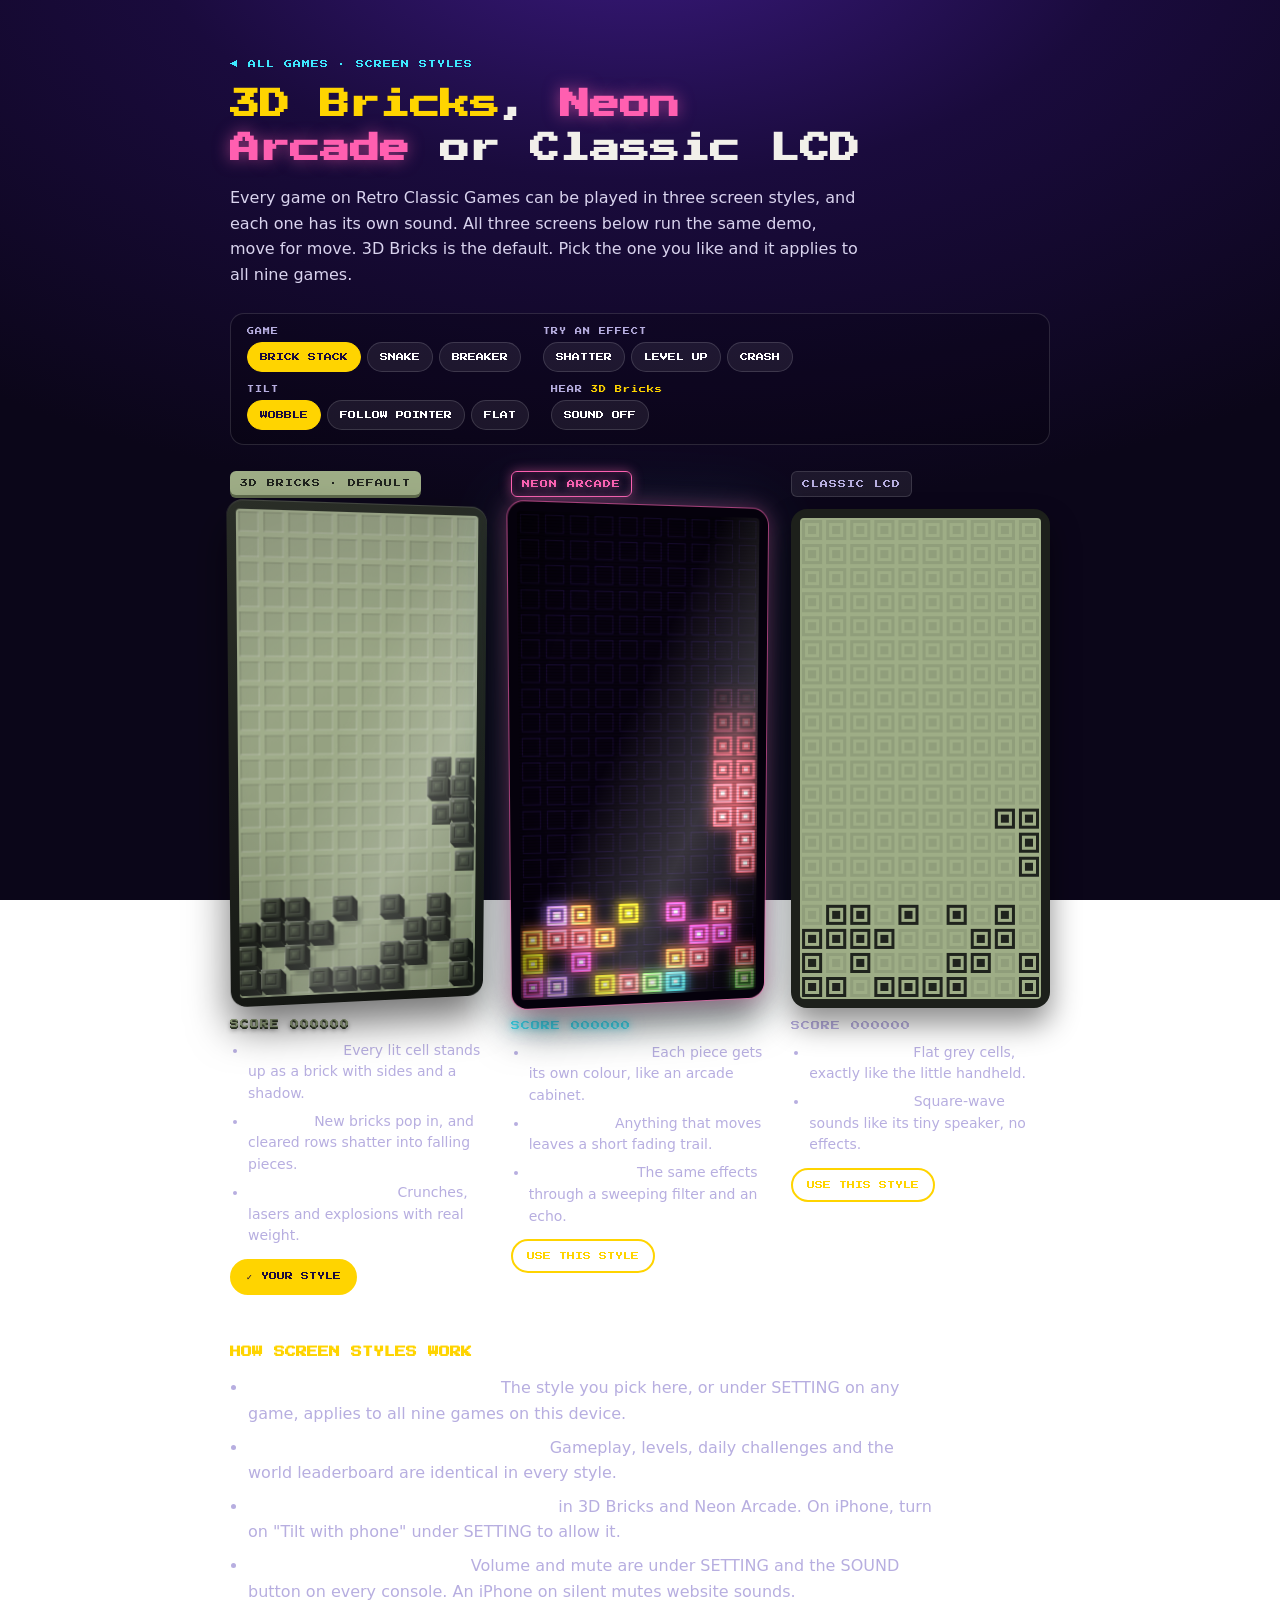
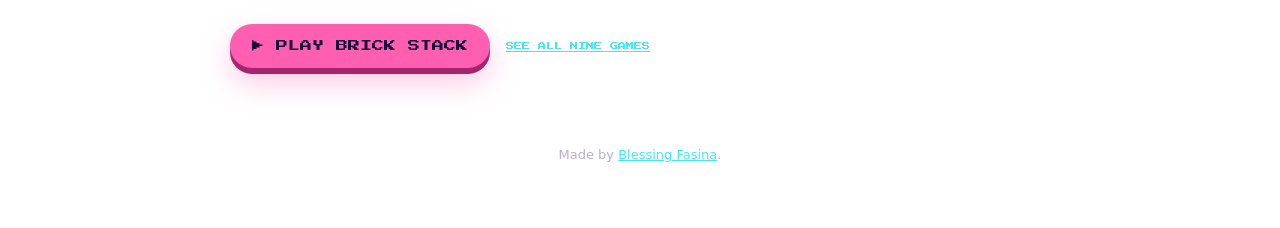
<file: styles.html>
<!doctype html>
<html lang="en">
<head>
  <meta charset="utf-8">
  <meta name="viewport" content="width=device-width, initial-scale=1, viewport-fit=cover">
  <title>Screen Styles: 3D Bricks, Neon Arcade and Classic LCD | Retro Classic Games</title>
  <meta name="description" content="Play every Retro Classic game in 3D Bricks, Neon Arcade or Classic LCD. See all three screen styles side by side, hear their sounds, and pick the one you like.">
  <link rel="canonical" href="https://retroclassic.games/styles">
  <meta name="theme-color" content="#12072b">
  <meta property="og:type" content="website">
  <meta property="og:site_name" content="Retro Classic Games">
  <meta property="og:title" content="Screen Styles: 3D Bricks, Neon Arcade and Classic LCD | Retro Classic Games">
  <meta property="og:description" content="See all three screen styles side by side, hear their sounds, and pick the one you like.">
  <meta property="og:url" content="https://retroclassic.games/styles">
  <meta property="og:image" content="https://retroclassic.games/og-image.png">
  <meta name="twitter:card" content="summary_large_image">
  <link rel="icon" href="/icon.svg" type="image/svg+xml">
  <link rel="apple-touch-icon" href="/apple-touch-icon.png">
  <link rel="manifest" href="/manifest.webmanifest">
  <link rel="preconnect" href="https://fonts.googleapis.com">
  <link rel="preconnect" href="https://fonts.gstatic.com" crossorigin>
  <link href="https://fonts.googleapis.com/css2?family=Press+Start+2P&display=swap" rel="stylesheet">
  <link rel="stylesheet" href="/css/style.css">
</head>
<body class="page-hub page-styles">
  <main class="hub sp">
    <header>
      <p class="hero__kicker"><a href="/">◀ ALL GAMES</a> · SCREEN STYLES</p>
      <h1 class="sp__title"><span class="a">3D Bricks</span>, <span class="b">Neon Arcade</span> or Classic LCD</h1>
      <p class="sp__lede">Every game on Retro Classic Games can be played in three screen styles, and each one has its own sound. All three screens below run the same demo, move for move. 3D Bricks is the default. Pick the one you like and it applies to all nine games.</p>
    </header>

    <div class="sp__bar" role="group" aria-label="Demo controls">
      <div class="sp__group">
        <span>GAME</span>
        <div class="sp__seg" role="radiogroup" aria-label="Game">
          <input type="radio" name="game" id="g-stack" value="stack" checked><label for="g-stack">BRICK STACK</label>
          <input type="radio" name="game" id="g-snake" value="snake"><label for="g-snake">SNAKE</label>
          <input type="radio" name="game" id="g-breaker" value="breaker"><label for="g-breaker">BREAKER</label>
        </div>
      </div>
      <div class="sp__group">
        <span>TRY AN EFFECT</span>
        <div class="sp__seg">
          <button type="button" class="sp__btn" id="fx-burst">SHATTER</button>
          <button type="button" class="sp__btn" id="fx-flash">LEVEL UP</button>
          <button type="button" class="sp__btn" id="fx-shake">CRASH</button>
        </div>
      </div>
      <div class="sp__group">
        <span>TILT</span>
        <div class="sp__seg" role="radiogroup" aria-label="Tilt">
          <input type="radio" name="tilt" id="t-wobble" value="wobble" checked><label for="t-wobble">WOBBLE</label>
          <input type="radio" name="tilt" id="t-pointer" value="pointer"><label for="t-pointer">FOLLOW POINTER</label>
          <input type="radio" name="tilt" id="t-flat" value="flat"><label for="t-flat">FLAT</label>
        </div>
      </div>
      <div class="sp__group">
        <span>HEAR <b data-style-name>3D Bricks</b></span>
        <div class="sp__seg"><button type="button" class="sp__btn sp__btn--sound" id="fx-sound" aria-pressed="false">SOUND OFF</button></div>
      </div>
    </div>

    <section class="sp__stage" id="stage" aria-label="Screen styles">
      <article class="sp__col sp__col--3d">
        <span class="sp__tag">3D BRICKS · DEFAULT</span>
        <div class="sp__view"><div class="sp__device" data-tilt><canvas id="c-3d" aria-label="3D Bricks screen"></canvas><div class="sp__glare"></div></div></div>
        <p class="sp__score" data-score>SCORE 000000</p>
        <ul class="sp__notes">
          <li><b>Real depth.</b> Every lit cell stands up as a brick with sides and a shadow.</li>
          <li><b>Bouncy.</b> New bricks pop in, and cleared rows shatter into falling pieces.</li>
          <li><b>Full arcade sound.</b> Crunches, lasers and explosions with real weight.</li>
        </ul>
        <button type="button" class="sp__use" data-use="3d" aria-pressed="false">USE THIS STYLE</button>
      </article>

      <article class="sp__col sp__col--neon">
        <span class="sp__tag">NEON ARCADE</span>
        <div class="sp__view"><div class="sp__device" data-tilt><canvas id="c-neon" aria-label="Neon Arcade screen"></canvas><div class="sp__scan"></div><div class="sp__glare"></div></div></div>
        <p class="sp__score" data-score>SCORE 000000</p>
        <ul class="sp__notes">
          <li><b>Glowing tubes.</b> Each piece gets its own colour, like an arcade cabinet.</li>
          <li><b>Afterglow.</b> Anything that moves leaves a short fading trail.</li>
          <li><b>Synth sound.</b> The same effects through a sweeping filter and an echo.</li>
        </ul>
        <button type="button" class="sp__use" data-use="neon" aria-pressed="false">USE THIS STYLE</button>
      </article>

      <article class="sp__col sp__col--classic">
        <span class="sp__tag">CLASSIC LCD</span>
        <div class="sp__view"><div class="sp__device"><canvas id="c-classic" aria-label="Classic LCD screen"></canvas></div></div>
        <p class="sp__score" data-score>SCORE 000000</p>
        <ul class="sp__notes">
          <li><b>The original.</b> Flat grey cells, exactly like the little handheld.</li>
          <li><b>Piezo beeps.</b> Square-wave sounds like its tiny speaker, no effects.</li>
        </ul>
        <button type="button" class="sp__use" data-use="classic" aria-pressed="false">USE THIS STYLE</button>
      </article>
    </section>

    <section class="sp__how">
      <h2>HOW SCREEN STYLES WORK</h2>
      <ul>
        <li><b>One choice for every game.</b> The style you pick here, or under SETTING on any game, applies to all nine games on this device.</li>
        <li><b>Only the look and sound change.</b> Gameplay, levels, daily challenges and the world leaderboard are identical in every style.</li>
        <li><b>The screen leans with your phone</b> in 3D Bricks and Neon Arcade. On iPhone, turn on "Tilt with phone" under SETTING to allow it.</li>
        <li><b>Sound follows the style.</b> Volume and mute are under SETTING and the SOUND button on every console. An iPhone on silent mutes website sounds.</li>
      </ul>
      <p class="sp__cta"><a class="cta" href="/stack">▶ PLAY BRICK STACK</a> <a class="sp__all" href="/">SEE ALL NINE GAMES</a></p>
    </section>

    <footer class="hub__foot">
      <p>Made by <a href="https://blessingfasina.com">Blessing Fasina</a>.</p>
    </footer>
  </main>

  <script src="/js/lcd.js"></script>
  <script src="/js/styles.js"></script>
</body>
</html>
</file>
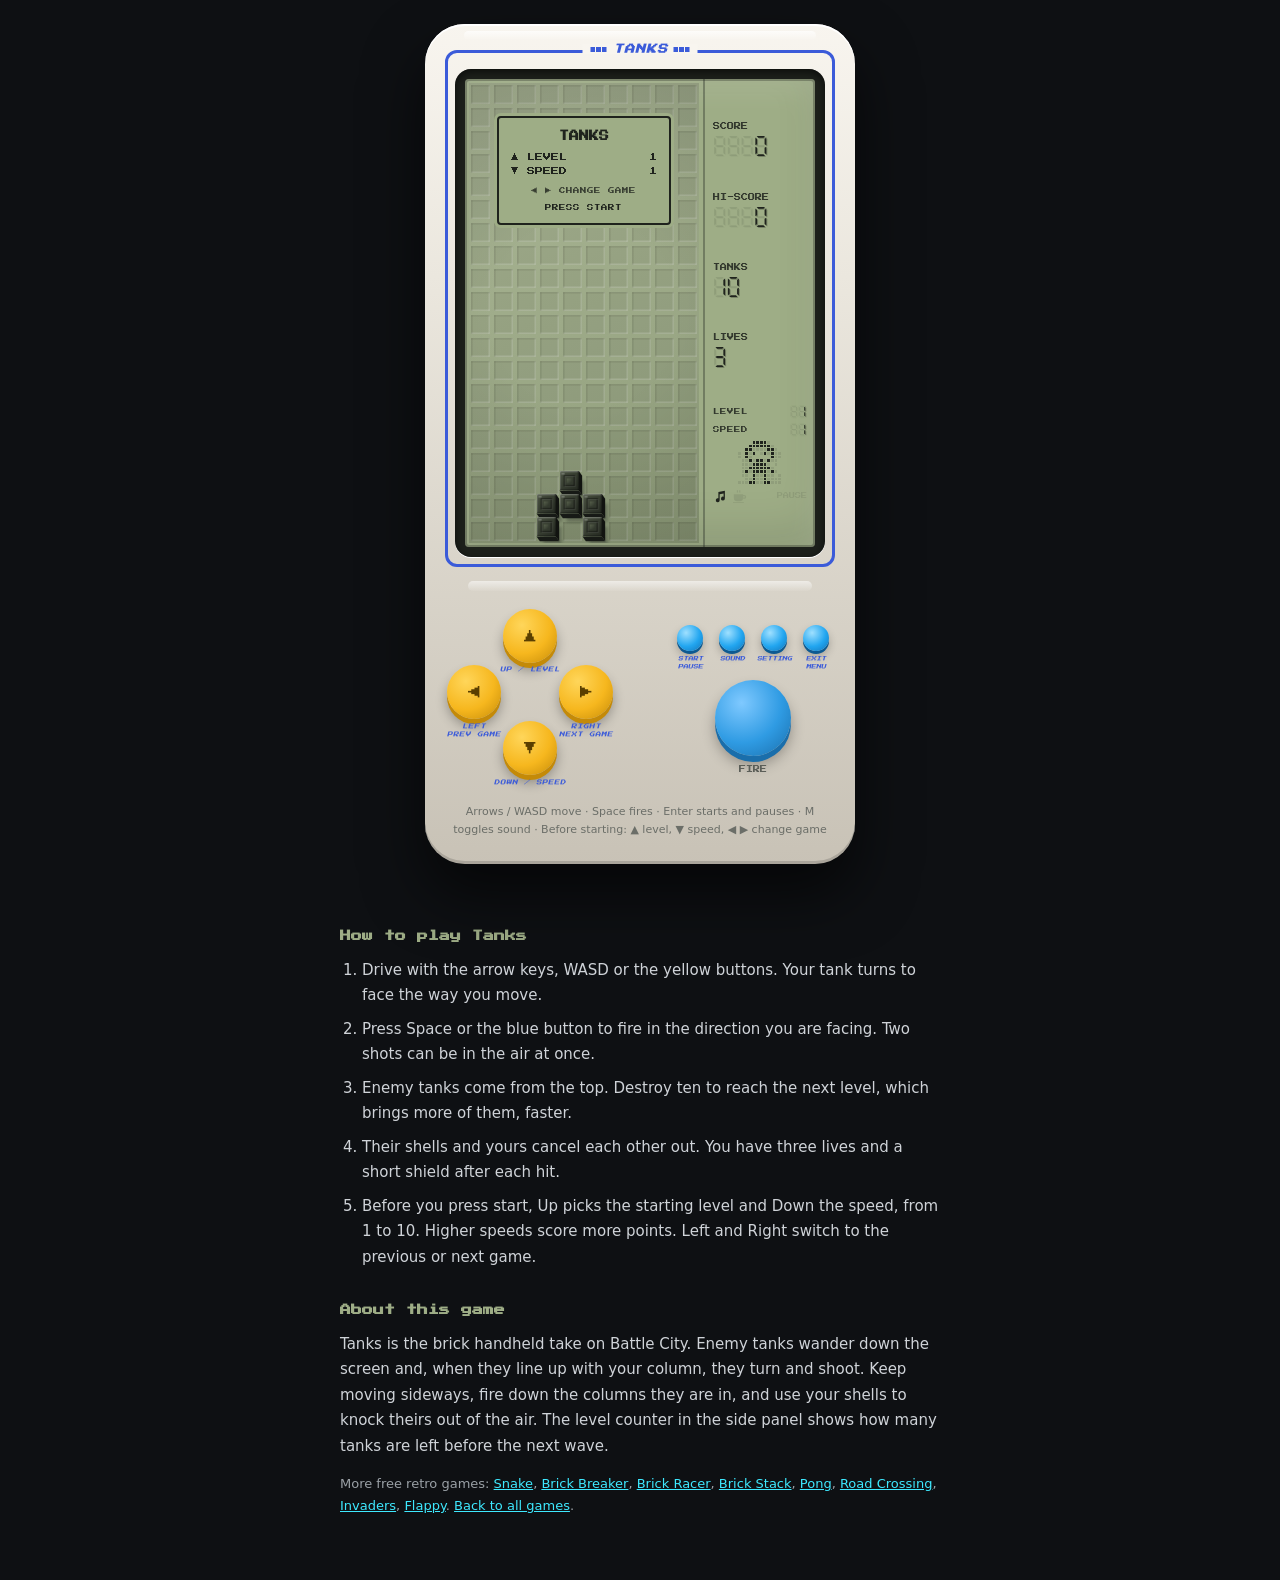
<file: tanks.html>
<!doctype html>
<html lang="en">
<head>
  <meta charset="utf-8">
  <meta name="viewport" content="width=device-width, initial-scale=1, maximum-scale=1, user-scalable=no, viewport-fit=cover">
  <title>Tank Battle Game Online Free, No Download | Retro Classic Games</title>
  <meta name="description" content="Play the classic handheld tank battle game online for free. Hold the bottom of the screen against waves of enemy tanks. No download, no sign-up, works on your phone.">
  <link rel="canonical" href="https://retroclassic.games/tanks">
  <meta name="theme-color" content="#12072b">
  <meta property="og:type" content="website">
  <meta property="og:site_name" content="Retro Classic Games">
  <meta property="og:title" content="Tank Battle Game Online Free, No Download | Retro Classic Games">
  <meta property="og:description" content="Play the classic handheld tank battle game online for free. Hold the bottom of the screen against waves of enemy tanks. No download, no sign-up, works on your phone.">
  <meta property="og:url" content="https://retroclassic.games/tanks">
  <meta property="og:image" content="https://retroclassic.games/og-image.png">
  <meta property="og:image:width" content="1200">
  <meta property="og:image:height" content="630">
  <meta name="twitter:card" content="summary_large_image">
  <meta name="twitter:title" content="Tank Battle Game Online Free, No Download | Retro Classic Games">
  <meta name="twitter:description" content="Play the classic handheld tank battle game online for free. Hold the bottom of the screen against waves of enemy tanks. No download, no sign-up, works on your phone.">
  <meta name="twitter:image" content="https://retroclassic.games/og-image.png">
  <script type="application/ld+json">{"@context": "https://schema.org", "@type": "VideoGame", "name": "Tanks", "url": "https://retroclassic.games/tanks", "description": "Play the classic handheld tank battle game online for free. Hold the bottom of the screen against waves of enemy tanks. No download, no sign-up, works on your phone.", "image": "https://retroclassic.games/og-image.png", "applicationCategory": "Game", "gamePlatform": "Web browser", "operatingSystem": "Any", "playMode": "SinglePlayer", "genre": "Retro", "isAccessibleForFree": true, "offers": {"@type": "Offer", "price": "0", "priceCurrency": "GBP"}, "author": {"@type": "Person", "name": "Blessing Fasina", "url": "https://blessingfasina.com"}, "isPartOf": {"@type": "WebSite", "name": "Retro Classic Games", "url": "https://retroclassic.games/"}}</script>
  <link rel="icon" href="/icon.svg" type="image/svg+xml">
  <link rel="apple-touch-icon" href="/apple-touch-icon.png">
  <link rel="manifest" href="/manifest.webmanifest">
  <link rel="preconnect" href="https://fonts.googleapis.com">
  <link rel="preconnect" href="https://fonts.gstatic.com" crossorigin>
  <link href="https://fonts.googleapis.com/css2?family=Press+Start+2P&display=swap" rel="stylesheet">
  <link rel="stylesheet" href="/css/style.css">
  <script src="/js/lagoslife.js"></script>
</head>
<body class="page-game">
  <main class="console" style="--cols:10;--rows:20">
    <section class="frame" aria-label="Game screen">
      <h1 class="frame__brand"><span class="frame__name">TANKS</span><span class="console__mode" data-mode hidden>· DAILY</span></h1>
      <div class="screen">
      <div class="screen__inner">
        <div class="lcd-wrap">
          <canvas id="lcd" class="lcd" width="200" height="400" aria-label="Tanks playfield"></canvas>
          <div id="overlay" class="overlay" role="status">PRESS<br>START</div>
        </div>
        <aside class="hud" aria-label="Score panel">
        <div class="hud__item"><span>SCORE</span><div class="seg" data-hud="score"></div></div>
        <div class="hud__item"><span>HI-SCORE</span><div class="seg" data-hud="hi"></div></div>
        <div class="hud__item"><span>TANKS</span><div class="seg" data-hud="tanks"></div></div>
        <div class="hud__item"><span>LIVES</span><div class="seg" data-hud="lives"></div></div>
        <div class="hud__foot">
          <div class="hud__mini"><span>LEVEL</span><div class="seg seg--sm" data-hud="level"></div></div>
          <div class="hud__mini"><span>SPEED</span><div class="seg seg--sm" data-hud="speed"></div></div>
          <canvas class="mascot" width="48" height="48" aria-hidden="true"></canvas>
          <div class="lcd-icons"><svg class="lcd-icon" data-icon="sound" viewBox="0 0 16 16" aria-hidden="true"><path d="M6 2.5 14 1v9.6a2.4 2.4 0 1 1-1.6-2.3V4.2L7.6 5.1v7.5a2.4 2.4 0 1 1-1.6-2.3z"/></svg><svg class="lcd-icon" data-icon="pause" viewBox="0 0 18 16" aria-hidden="true"><path d="M5 0h1.4v3H5zM8 0h1.4v3H8zM1 5h12v4.5A4.5 4.5 0 0 1 8.5 14h-3A4.5 4.5 0 0 1 1 9.5zM13 6h1.5a2.5 2.5 0 0 1 0 5H13V9.4h1.5a.9.9 0 0 0 0-1.8H13zM0 15h14v1H0z"/></svg><span class="lcd-text" data-icon="pause">PAUSE</span></div>
        </div>
        </aside>
      </div>
      </div>
    </section>
    <div class="gloss" aria-hidden="true"></div>

    <section class="controls" aria-label="Controls">
      <div class="dpad">
        <div class="dkey up"><button class="btn btn--dir" data-btn="up" type="button" aria-label="Up, or level before starting">▲</button><span>UP / LEVEL</span></div>
        <div class="dkey left"><button class="btn btn--dir" data-btn="left" type="button" aria-label="Left, or previous game before starting">◀</button><span>LEFT<br>PREV GAME</span></div>
        <div class="dkey right"><button class="btn btn--dir" data-btn="right" type="button" aria-label="Right, or next game before starting">▶</button><span>RIGHT<br>NEXT GAME</span></div>
        <div class="dkey down"><button class="btn btn--dir" data-btn="down" type="button" aria-label="Down, or speed before starting">▼</button><span>DOWN / SPEED</span></div>
      </div>
      <div class="actions">
        <div class="minis">
          <div class="mini"><button class="mini__btn" data-btn="start" type="button" aria-label="Start or pause"></button><span>START<br>PAUSE</span></div>
          <div class="mini"><button class="mini__btn" data-mute type="button" aria-label="Sound" aria-pressed="true"></button><span>SOUND</span></div>
          <div class="mini"><button class="mini__btn" data-settings type="button" aria-label="Settings"></button><span>SETTING</span></div>
          <div class="mini"><a class="mini__btn" href="/" aria-label="Exit to the games menu"></a><span>EXIT<br>MENU</span></div>
        </div>
        <button class="btn btn--action" data-btn="action" type="button" aria-label="FIRE"></button>
        <span class="btn-label">FIRE</span>
      </div>
    </section>


    <div class="settings" id="settings" hidden aria-label="Settings">
      <div class="settings__row"><span>SCREEN STYLE</span><div class="stylebtns" role="group" aria-label="Screen style"><button type="button" class="stylebtn" data-style="3d" aria-pressed="false">3D</button><button type="button" class="stylebtn" data-style="neon" aria-pressed="false">NEON</button><button type="button" class="stylebtn" data-style="classic" aria-pressed="false">LCD</button></div></div>
      <div class="settings__row"><span>CONSOLE COLOUR</span><div class="swatches"></div></div>
      <label class="settings__row"><span>BIG BUTTONS</span><input type="checkbox" data-set="bigpad"></label>
      <label class="settings__row"><span>HIGH CONTRAST SCREEN</span><input type="checkbox" data-set="contrast"></label>
      <label class="settings__row"><span>SOUND</span><input type="checkbox" data-set="sound"></label>
      <div class="settings__row"><label for="vol-range">VOLUME</label><input type="range" id="vol-range" min="0" max="100" step="5" data-set="volume"></div>
      <label class="settings__row"><span>TILT WITH PHONE</span><input type="checkbox" data-set="tilt"></label>
      <a class="settings__link" href="/styles">Compare the screen styles ›</a>
      <button type="button" class="settings__close" data-close>DONE</button>
    </div>

    <p class="hint">Arrows / WASD move · Space fires · Enter starts and pauses · M toggles sound · Before starting: ▲ level, ▼ speed, ◀ ▶ change game</p>
  </main>

  <section class="about">
    <h2>How to play Tanks</h2>
    <ol>
        <li>Drive with the arrow keys, WASD or the yellow buttons. Your tank turns to face the way you move.</li>
        <li>Press Space or the blue button to fire in the direction you are facing. Two shots can be in the air at once.</li>
        <li>Enemy tanks come from the top. Destroy ten to reach the next level, which brings more of them, faster.</li>
        <li>Their shells and yours cancel each other out. You have three lives and a short shield after each hit.</li>
        <li>Before you press start, Up picks the starting level and Down the speed, from 1 to 10. Higher speeds score more points. Left and Right switch to the previous or next game.</li>
    </ol>
    <h2>About this game</h2>
    <p>Tanks is the brick handheld take on Battle City. Enemy tanks wander down the screen and, when they line up with your column, they turn and shoot. Keep moving sideways, fire down the columns they are in, and use your shells to knock theirs out of the air. The level counter in the side panel shows how many tanks are left before the next wave.</p>
    <p class="about__more">More free retro games: <a href="/snake">Snake</a>, <a href="/breaker">Brick Breaker</a>, <a href="/racer">Brick Racer</a>, <a href="/stack">Brick Stack</a>, <a href="/pong">Pong</a>, <a href="/crossing">Road Crossing</a>, <a href="/invaders">Invaders</a>, <a href="/flappy">Flappy</a>. <a href="/">Back to all games</a>.</p>
  </section>

  <script src="/js/lcd.js"></script>
  <script src="/js/tanks.js"></script>
</body>
</html>
</file>
<file: css/style.css>
/* Retro Classic Games — styles */
:root {
  --bg: #0e1013;
  --plastic: #ebe7de;
  --plastic-hi: #f8f5ef;
  --plastic-lo: #c8c2b6;
  --bezel: #1d201b;
  --lcd: #9ead86;
  --ink: #1f231d;
  --yellow: #f6b71e;
  --yellow-lo: #c48a08;
  --blue: #2f9be3;
  --blue-lo: #1a6eab;
  --text: #f2f0ea;
  --muted: #9aa0a6;
  --pixel: 'Press Start 2P', 'Courier New', monospace;
}
* { box-sizing: border-box; }
html, body { margin: 0; min-height: 100%; }
body {
  background: var(--bg);
  color: var(--text);
  font-family: system-ui, -apple-system, 'Segoe UI', Roboto, sans-serif;
  -webkit-font-smoothing: antialiased;
  touch-action: manipulation;
}
a { color: inherit; }

/* ---------- Hub ---------- */
.page-hub {
  background: radial-gradient(1100px 600px at 50% -10%, #3b1a80 0%, #1a0b3d 45%, #0b0619 100%) fixed;
  overflow-x: hidden;
}
.bg { position: fixed; inset: 0; width: 100%; height: 100%; z-index: 0; pointer-events: none; }
.marquee {
  position: relative; z-index: 1; overflow: hidden;
  background: #ffd400; color: #1a0b3d; border-bottom: 3px solid #1a0b3d;
  font-family: var(--pixel); font-size: 8px; line-height: 1;
}
.marquee__track { display: inline-flex; white-space: nowrap; animation: marquee 22s linear infinite; }
.marquee__track span { padding: 9px 12px 8px; }
@keyframes marquee { to { transform: translateX(-50%); } }

.hub { position: relative; z-index: 1; max-width: 860px; margin: 0 auto; padding: clamp(28px, 6vw, 56px) 20px 48px; }
.hero { text-align: center; margin-bottom: clamp(28px, 5vw, 44px); }
.hero__kicker { font-family: var(--pixel); font-size: 8px; line-height: 2; letter-spacing: 1px; color: #3ee9ff; margin: 0 0 12px; }
.hero__title {
  font-family: var(--pixel); font-size: clamp(26px, 8vw, 62px); line-height: 1.25; margin: 0 0 18px;
  display: flex; flex-direction: column; align-items: center; gap: 4px;
}
.hero__title .word { display: inline-flex; gap: 0.14em; }
.hero__title .word:nth-child(3) { font-size: 0.55em; letter-spacing: 0.1em; margin-top: 0.3em; }
.hero__title .l {
  display: inline-block; color: var(--c, #fff);
  text-shadow: 0.06em 0.06em 0 #1a0b3d, 0 0 18px currentColor;
  animation: bounce 1.8s ease-in-out infinite; animation-delay: calc(var(--i) * 0.09s);
}
@keyframes bounce { 0%, 100% { transform: translateY(0); } 50% { transform: translateY(-0.18em); } }
.hero__tag { color: #d9d3ee; margin: 0 auto 22px; font-size: clamp(15px, 2.4vw, 18px); line-height: 1.6; max-width: 46ch; }
.hero__cta { display: flex; flex-direction: column; align-items: center; gap: 14px; }
.cta {
  display: inline-block; font-family: var(--pixel); font-size: clamp(9px, 2vw, 12px); text-decoration: none;
  background: #ff5fb0; color: #1a0b3d; padding: 16px 22px; border-radius: 999px;
  box-shadow: 0 6px 0 #a6246e, 0 14px 30px rgba(255, 95, 176, 0.35);
  transition: transform 0.1s, box-shadow 0.1s;
}
.cta:hover { transform: translateY(2px); box-shadow: 0 4px 0 #a6246e, 0 10px 24px rgba(255, 95, 176, 0.4); }
.cta:active { transform: translateY(6px); box-shadow: 0 0 0 #a6246e; }
.blink { font-family: var(--pixel); font-size: 8px; color: #ffd400; animation: blink 1s steps(2, start) infinite; }
@keyframes blink { to { visibility: hidden; } }

.shelf { display: grid; grid-template-columns: repeat(2, 1fr); gap: 18px; }
@media (min-width: 720px) { .shelf { grid-template-columns: repeat(3, 1fr); gap: 20px; } }
.hh {
  display: block; text-decoration: none; color: #1a1a1a;
  background: linear-gradient(180deg, color-mix(in srgb, var(--body) 80%, #fff), var(--body) 40%, color-mix(in srgb, var(--body) 75%, #000));
  border-radius: 22px; padding: 12px 12px 14px;
  box-shadow: inset 0 2px 0 rgba(255, 255, 255, 0.55), inset 0 -4px 0 rgba(0, 0, 0, 0.22), 0 18px 34px rgba(0, 0, 0, 0.5);
  transform: rotate(var(--tilt, 0deg));
  transition: transform 0.2s cubic-bezier(0.34, 1.56, 0.64, 1), box-shadow 0.2s;
}
.hh:hover, .hh:focus-visible { transform: rotate(0deg) translateY(-8px) scale(1.04); box-shadow: inset 0 2px 0 rgba(255, 255, 255, 0.55), inset 0 -4px 0 rgba(0, 0, 0, 0.22), 0 28px 44px rgba(0, 0, 0, 0.55); outline: none; }
.hh__screen { background: #1d201b; border-radius: 12px; padding: 8px; box-shadow: inset 0 3px 6px rgba(0, 0, 0, 0.6); }
.hh__screen canvas { display: block; width: 100%; aspect-ratio: 1; background: var(--lcd); border-radius: 3px; }
.hh__keys { display: flex; align-items: center; gap: 6px; margin: 10px 2px 8px; }
.k { display: block; border-radius: 50%; width: 12px; height: 12px; box-shadow: 0 2px 0 rgba(0, 0, 0, 0.35); }
.k--y { background: var(--yellow); }
.k--b { background: var(--blue); width: 18px; height: 18px; margin-left: auto; }
.hh__name { font-family: var(--pixel); font-size: 10px; line-height: 1.5; margin: 0 0 6px; }
.hh__desc { font-size: 12px; line-height: 1.4; margin: 0 0 8px; opacity: 0.8; }
.hh__best { font-family: var(--pixel); font-size: 7px; margin: 0; opacity: 0.75; }

.stats { display: grid; grid-template-columns: repeat(4, 1fr); gap: 10px; margin: 40px 0 0; }
.stat { text-align: center; background: rgba(255, 255, 255, 0.06); border: 2px solid rgba(255, 255, 255, 0.1); border-radius: 14px; padding: 14px 6px; }
.stat b { display: block; font-family: var(--pixel); font-size: clamp(16px, 4vw, 26px); color: #ffd400; margin-bottom: 8px; }
.stat span { font-family: var(--pixel); font-size: 7px; color: #b7aee0; }
.hub__foot { margin-top: 36px; color: #b7aee0; font-size: 13px; line-height: 1.8; text-align: center; }
.hub__foot a { color: #3ee9ff; }
.hub__foot kbd {
  font-family: var(--pixel); font-size: 8px; background: #2a1656; border: 1px solid #4a2c8a;
  border-bottom-width: 3px; border-radius: 5px; padding: 3px 6px; color: var(--text);
}
@media (prefers-reduced-motion: reduce) {
  .marquee__track, .hero__title .l, .blink { animation: none; }
}


/* ---------- Game page: how to play ---------- */
.about { max-width: 640px; margin: 0 auto; padding: 8px 20px 48px; color: #cfd3d8; font-size: 15px; line-height: 1.7; }
.about h2 { font-family: var(--pixel); font-size: 11px; color: var(--lcd); margin: 32px 0 12px; line-height: 1.6; }
.about ol { padding-left: 22px; margin: 0; }
.about li { margin-bottom: 8px; }
.about p { margin: 0 0 14px; }
.about a { color: #3ee9ff; }
.about__more { font-size: 13px; color: #9aa0a6; }


/* ---------- Overlay buttons, new-best flash ---------- */
.overlay .best { color: #7a1f4f; }
.overlay .best s { opacity: 0.6; }
.overlay__btns { display: flex; gap: 8px; justify-content: center; margin-top: 12px; }
.overlay__btns button, .overlay__btns a {
  font-family: var(--pixel); font-size: 8px; padding: 9px 11px; border: 0; border-radius: 6px; cursor: pointer; text-decoration: none;
  background: var(--ink); color: var(--lcd); box-shadow: 0 3px 0 rgba(0, 0, 0, 0.35);
}
.overlay__btns button:active, .overlay__btns a:active { transform: translateY(2px); box-shadow: none; }
.hud.is-flash { animation: hudflash 0.6s steps(2, start) 3; }
@keyframes hudflash { to { background: rgba(31, 35, 29, 0.35); } }

/* ---------- Console skins ---------- */
.console[data-skin="lime"] { --plastic-hi: #dfffcf; --plastic: #a4ee83; --plastic-lo: #6fc24f; }
.console[data-skin="orange"] { --plastic-hi: #ffe2c4; --plastic: #ffb066; --plastic-lo: #e07a1f; }
.console[data-skin="cyan"] { --plastic-hi: #d9fbff; --plastic: #7fe6f7; --plastic-lo: #2fb1c9; }
.console[data-skin="pink"] { --plastic-hi: #ff8cc6; --plastic: #ee3d93; --plastic-lo: #c21f73; --console-muted: #5a0d33; }
.console[data-skin="yellow"] { --plastic-hi: #fff4c2; --plastic: #ffd94d; --plastic-lo: #d9a800; }
.console[data-skin="purple"] { --plastic-hi: #ece0ff; --plastic: #c6a4ff; --plastic-lo: #8b5cf6; --console-ink: #2b1a4d; }
.console[data-skin="black"] { --plastic-hi: #4a4d52; --plastic: #2b2e33; --plastic-lo: #15171a; --console-ink: #ecece8; --console-muted: #a3a6a0; --chip: #3f434a; }
.console[data-skin="black"] .screen { box-shadow: inset 0 3px 8px rgba(0, 0, 0, 0.8), 0 1px 0 #555; }
/* Premium pack, sold inside Lagos Life */
.console[data-skin="gold"] { --plastic-hi: #fff1b8; --plastic: #e8b923; --plastic-lo: #a87a06; --console-ink: #3d2a00; --console-muted: #6b4f0e; }
.console[data-skin="chrome"] { --plastic-hi: #ffffff; --plastic: #c3c8cf; --plastic-lo: #7c838c; --console-ink: #1d2126; }
.console[data-skin="jade"] { --plastic-hi: #5fd6a0; --plastic: #12895a; --plastic-lo: #075a39; --console-ink: #effff6; --console-muted: #b5ecd2; --chip: #0b6e47; }

/* ---------- Big buttons ---------- */
.console--big .lcd { height: min(44vh, 400px); }
.console--big .dpad { --d: min(70px, 19vw); }
.console--big .btn--action { width: min(94px, 25vw); height: min(94px, 25vw); }
.console--big .controls { padding-top: 12px; }

/* ---------- High contrast LCD ---------- */
.console--hc { --lcd: #eaf3d8; --ink: #000; }
.console--hc .hud { border-left-color: rgba(0, 0, 0, 0.5); }
.console--hc .hud__item span { color: #000; }
.console--hc .seg .off { fill: rgba(0, 0, 0, 0.08); }

/* ---------- Settings sheet ---------- */
.settings {
  position: fixed; left: 50%; bottom: 0; transform: translateX(-50%); width: min(100%, 430px); z-index: 20;
  background: #1d201b; color: #eee; padding: 16px 18px calc(16px + env(safe-area-inset-bottom)); border-radius: 18px 18px 0 0;
  box-shadow: 0 -12px 40px rgba(0, 0, 0, 0.5); font-family: var(--pixel); font-size: 8px; touch-action: auto;
  max-height: calc(100dvh - 12px); overflow-y: auto; overscroll-behavior: contain;
}
.settings[hidden] { display: none; }
.settings__row { display: flex; align-items: center; justify-content: space-between; gap: 12px; padding: 10px 0; border-bottom: 1px solid rgba(255, 255, 255, 0.1); }
.settings__row span { line-height: 1.6; }
.settings input[type="checkbox"] { appearance: none; width: 40px; height: 22px; border-radius: 999px; background: #444; position: relative; cursor: pointer; flex: none; }
.settings input[type="checkbox"]::after { content: ""; position: absolute; top: 3px; left: 3px; width: 16px; height: 16px; border-radius: 50%; background: #ddd; transition: transform 0.15s; }
.settings input[type="checkbox"]:checked { background: #7dff5a; }
.settings input[type="checkbox"]:checked::after { transform: translateX(18px); background: #1d201b; }
.swatches { display: flex; gap: 8px; flex-wrap: wrap; justify-content: flex-end; }
.swatch { width: 24px; height: 24px; border-radius: 50%; border: 3px solid transparent; cursor: pointer; padding: 0; }
.swatch.is-on { border-color: #fff; }
.swatch--grey { background: #e2ded5; } .swatch--lime { background: #a4ee83; } .swatch--orange { background: #ffb066; } .swatch--cyan { background: #7fe6f7; }
.swatch--pink { background: #ee3d93; } .swatch--yellow { background: #ffd94d; } .swatch--purple { background: #c6a4ff; } .swatch--black { background: #2b2e33; }
.swatch--gold { background: linear-gradient(135deg, #fff1b8, #e8b923 45%, #a87a06); } .swatch--chrome { background: linear-gradient(135deg, #fff, #c3c8cf 45%, #7c838c); } .swatch--jade { background: linear-gradient(135deg, #5fd6a0, #12895a 45%, #075a39); }
.swatch.is-locked, .stylebtn.is-locked { opacity: 0.45; }
.settings__row[hidden], .settings__buy[hidden], .stylebtn[hidden] { display: none; }
.settings__row small { display: block; font-size: 6px; color: #9aa0a6; margin-top: 4px; }
.stylebtns--wrap { flex-wrap: wrap; justify-content: flex-end; }
a.settings__buy { text-decoration: none; }
.settings__buy { font-family: var(--pixel); font-size: 8px; padding: 6px 10px; border: 0; border-radius: 999px; background: #ffd94d; color: #1d201b; cursor: pointer; }
.settings__buy:disabled { opacity: 0.6; cursor: wait; }
/* Daily archive sheet on the home page (Lagos Life extra) */
.archive__list { list-style: none; margin: 8px 0 0; padding: 0; }
.archive__list a { display: grid; grid-template-columns: 7em 1fr auto; gap: 10px; align-items: center; padding: 10px 0; border-bottom: 1px solid rgba(255, 255, 255, 0.08); color: #eee; text-decoration: none; line-height: 1.6; }
.archive__list b { font-weight: normal; color: var(--c, #fff); }
.archive__list em { font-style: normal; color: #9aa0a6; }
.archive__list.is-locked a { opacity: 0.45; }
.archive__note { color: #9aa0a6; line-height: 1.8; margin: 4px 0 0; }

/* Inside the Lagos Life game player: the menu, the games and the daily challenge, nothing that leaves the frame */
.in-host .about, .in-host .hint, .in-host .settings__link, .in-host .hub__links, .in-host .ios-hint, .in-host .hub__foot { display: none; }
.settings__close { margin-top: 12px; width: 100%; font-family: var(--pixel); font-size: 8px; padding: 12px; border: 0; border-radius: 10px; background: #7dff5a; color: #1d201b; cursor: pointer; }

/* ---------- Hub: daily challenge, install, streak ---------- */
.hero__badges { display: flex; gap: 8px; justify-content: center; flex-wrap: wrap; margin-bottom: 14px; }
.badge { font-family: var(--pixel); font-size: 7px; padding: 7px 10px; border-radius: 999px; background: rgba(255, 255, 255, 0.08); color: #ffd400; border: 1px solid rgba(255, 255, 255, 0.12); }
.daily {
  display: grid; grid-template-columns: auto 1fr auto; align-items: center; gap: 14px; margin: 0 0 26px;
  padding: 14px 16px; border-radius: 18px; background: linear-gradient(135deg, color-mix(in srgb, var(--body, #ffd400) 30%, #1a0b3d), #1a0b3d);
  border: 2px solid color-mix(in srgb, var(--body, #ffd400) 60%, transparent); color: #fff; text-decoration: none;
}
.daily__tag { font-family: var(--pixel); font-size: 7px; color: var(--body, #ffd400); margin: 0 0 6px; }
.daily__name { font-family: var(--pixel); font-size: 13px; margin: 0 0 6px; }
.daily__meta { font-family: var(--pixel); font-size: 6.5px; color: #b7aee0; margin: 0; line-height: 1.8; }
.daily__icon { width: 44px; height: 44px; border-radius: 12px; background: var(--body, #ffd400); display: grid; place-items: center; font-size: 22px; }
.daily__more { margin-top: 8px; font-family: var(--pixel); font-size: 6.5px; padding: 7px 10px; border-radius: 999px; border: 1px solid color-mix(in srgb, var(--body, #ffd400) 70%, transparent); background: transparent; color: #fff; cursor: pointer; }
.daily__more[hidden] { display: none; }
.daily__play { font-family: var(--pixel); font-size: 8px; background: var(--body, #ffd400); color: #1a0b3d; padding: 12px 14px; border-radius: 999px; text-decoration: none; white-space: nowrap; }
@media (max-width: 480px) { .daily { grid-template-columns: auto 1fr; } .daily__play { grid-column: 1 / -1; text-align: center; } }
.install { font-family: var(--pixel); font-size: 8px; background: #3ee9ff; color: #1a0b3d; border: 0; padding: 12px 16px; border-radius: 999px; cursor: pointer; }
.install[hidden], .ios-hint[hidden], .badge[hidden] { display: none; }
.ios-hint { font-size: 12px; color: #b7aee0; margin: 8px 0 0; }
.hub__links { display: flex; gap: 10px; justify-content: center; flex-wrap: wrap; margin: 28px 0 0; }
.hub__links a { font-family: var(--pixel); font-size: 8px; color: #fff; text-decoration: none; background: rgba(255, 255, 255, 0.08); border: 1px solid rgba(255, 255, 255, 0.14); padding: 12px 16px; border-radius: 999px; }

/* ---------- Scoreboard page ---------- */
.scores__title { font-family: var(--pixel); font-size: clamp(18px, 5vw, 30px); color: #ffd400; margin: 8px 0 12px; }
.hero__kicker a { color: inherit; text-decoration: none; }
.page-scores .stats { margin-top: 20px; }
.scores__daily { color: #d9d3ee; margin: 20px 0; }
.scores__daily a { color: #3ee9ff; }
.table-wrap { overflow-x: auto; border-radius: 14px; border: 2px solid rgba(255, 255, 255, 0.1); }
.scores { width: 100%; border-collapse: collapse; font-size: 13px; min-width: 460px; }
.scores th { font-family: var(--pixel); font-size: 7px; text-align: left; color: #b7aee0; padding: 12px 12px; background: rgba(255, 255, 255, 0.05); }
.scores td { padding: 12px 12px; border-top: 1px solid rgba(255, 255, 255, 0.08); }
.scores td a { font-family: var(--pixel); font-size: 8px; color: #fff; text-decoration: none; display: inline-flex; align-items: center; gap: 8px; }
.scores .dot { width: 10px; height: 10px; border-radius: 50%; background: var(--c); display: inline-block; }
.scores .num { text-align: right; font-variant-numeric: tabular-nums; white-space: nowrap; }
.scores__foot { text-align: center; margin-top: 24px; }

/* ---------- World leaderboard ---------- */
.scores__h2 { font-family: var(--pixel); font-size: 12px; color: #3ee9ff; margin: 40px 0 10px; }
.scores__name { color: #d9d3ee; font-size: 14px; margin: 0 0 14px; }
.scores__name b { font-family: var(--pixel); font-size: 9px; color: #ffd400; }
.linkbtn { background: none; border: 0; color: #3ee9ff; text-decoration: underline; cursor: pointer; font: inherit; padding: 0; }
.tabs { display: flex; flex-wrap: wrap; gap: 6px; margin-bottom: 8px; }
.tabs--mode { margin-bottom: 12px; }
.tab { font-family: var(--pixel); font-size: 7px; padding: 9px 10px; border-radius: 999px; border: 2px solid rgba(255, 255, 255, 0.14); background: rgba(255, 255, 255, 0.05); color: #fff; cursor: pointer; }
.tab.is-on { background: var(--c, #ffd400); border-color: var(--c, #ffd400); color: #1a0b3d; }
.scores--world { min-width: 0; }
.scores--world td:first-child { font-family: var(--pixel); font-size: 8px; color: #b7aee0; width: 40px; }
.scores tr.is-you td { background: rgba(255, 212, 0, 0.12); color: #ffd400; }
.scores .muted { color: #9aa0a6; text-align: center; padding: 20px; }
.scores__rank { color: #b7aee0; font-size: 13px; margin: 12px 0 0; }
.overlay .world { display: block; font-size: 8px; color: #7a1f4f; min-height: 1em; }

/* ---------- Name prompt on game over ---------- */
.namebox { display: flex; gap: 6px; justify-content: center; margin-top: 10px; }
.namebox input {
  width: 46%; min-width: 0; font-family: var(--pixel); font-size: 9px; padding: 9px 8px; border: 2px solid var(--ink); border-radius: 6px;
  background: var(--lcd); color: var(--ink); text-transform: uppercase; touch-action: auto; user-select: text; -webkit-user-select: text;
}
.namebox input::placeholder { color: var(--ink); opacity: 0.45; }
.namebox button { font-family: var(--pixel); font-size: 8px; padding: 9px 10px; border: 0; border-radius: 6px; background: var(--ink); color: var(--lcd); cursor: pointer; }
.overlay__skip { margin-top: 10px; font-family: var(--pixel); font-size: 7px; background: none; border: 0; color: var(--ink); opacity: 0.7; text-decoration: underline; cursor: pointer; }

/* ---------- Console ---------- */
.console {
  max-width: 430px;
  margin: 0 auto;
  padding: 12px 14px calc(18px + env(safe-area-inset-bottom));
  min-height: 100dvh;
  background: linear-gradient(180deg, var(--plastic-hi), var(--plastic) 30%, var(--plastic-lo));
  color: var(--console-ink, #2a2c28);
  display: flex;
  flex-direction: column;
  gap: 12px;
  touch-action: manipulation;
  user-select: none;
  -webkit-user-select: none;
  -webkit-touch-callout: none;
  -webkit-tap-highlight-color: transparent;
  position: relative;
  --accent: #3b5bd9;
}
.console::before {
  content: ""; position: absolute; top: 7px; left: 9%; right: 9%; height: 9px; border-radius: 999px; pointer-events: none;
  background: linear-gradient(180deg, rgba(255, 255, 255, 0.7), rgba(255, 255, 255, 0));
}
.page-game { touch-action: manipulation; overscroll-behavior: none; }
.screen, .controls { touch-action: none; }
@media (min-width: 480px) {
  .console {
    min-height: 0;
    margin: 24px auto;
    border-radius: 40px;
    padding: 18px 20px 26px;
    box-shadow: 0 30px 60px rgba(0, 0, 0, 0.6), inset 0 2px 0 #fff, inset 0 -3px 0 rgba(0, 0, 0, 0.15);
  }
}
.console__top { display: flex; align-items: center; justify-content: space-between; gap: 8px; font-family: var(--pixel); font-size: 9px; }
.back { text-decoration: none; opacity: 0.65; padding: 6px 0; }
.back:hover { opacity: 1; }
.console__title { font-size: 11px; margin: 0; letter-spacing: 0.5px; }
.chip {
  font: inherit; font-family: var(--pixel); font-size: 7px; background: var(--chip, #d9d4ca); border: 0; border-radius: 999px; padding: 8px 10px;
  color: var(--console-ink, #2a2c28); box-shadow: inset 0 -2px 0 rgba(0, 0, 0, 0.15); cursor: pointer;
}
.chip--dark { background: #2a1656; color: #fff; padding: 12px 16px; }
.console__chips { display: flex; gap: 6px; }
.console__title { display: flex; align-items: baseline; gap: 4px; }
.console__mode { font-size: 7px; color: #a6246e; }
.chip[aria-pressed="false"] { opacity: 0.5; text-decoration: line-through; }

.screen {
  background: var(--bezel);
  border-radius: 16px;
  padding: 10px;
  box-shadow: inset 0 3px 8px rgba(0, 0, 0, 0.6), 0 1px 0 #fff;
}
.screen__inner {
  display: flex;
  justify-content: center;
  background: var(--lcd);
  border-radius: 4px;
  overflow: hidden;
  box-shadow: inset 0 0 0 2px rgba(0, 0, 0, 0.25), inset 0 0 40px rgba(0, 0, 0, 0.08);
}
.lcd-wrap { position: relative; flex: 0 0 auto; padding: 4px; }
.lcd { display: block; height: min(52vh, 460px); aspect-ratio: var(--cols) / var(--rows); }
.overlay {
  position: absolute; inset: 4px; display: grid; place-items: center; text-align: center;
  font-family: var(--pixel); font-size: 11px; line-height: 1.9; color: var(--ink);
  background: color-mix(in srgb, var(--lcd) 82%, transparent);
}
.overlay[hidden] { display: none; }
.overlay small { display: block; font-size: 7px; opacity: 0.8; }
.hud {
  flex: 1 1 0; display: flex; flex-direction: column; justify-content: space-evenly;
  padding: 8px 8px; border-left: 2px solid rgba(31, 35, 29, 0.35); min-width: 96px; max-width: 130px;
}
.hud__item span { display: block; font-family: var(--pixel); font-size: 7px; color: rgba(31, 35, 29, 0.85); margin-bottom: 5px; }
.seg svg { height: 22px; width: auto; display: block; }
.seg .on { fill: var(--ink); }
.seg .off { fill: rgba(31, 35, 29, 0.1); }
.hud__item canvas { width: 44px; height: 44px; display: block; }

/* ---------- Handheld shell: framed screen, gloss, small round buttons ---------- */
.frame { position: relative; border: 3px solid var(--accent); border-radius: 12px; padding: 16px 7px 7px; margin-top: 8px; }
.frame__brand {
  position: absolute; top: -9px; left: 50%; transform: translateX(-50%); margin: 0; padding: 0 8px; white-space: nowrap;
  display: flex; align-items: center; gap: 6px; background: var(--plastic-hi);
  font-family: var(--pixel); font-size: 10px; font-style: italic; letter-spacing: 1px; color: var(--accent);
}
.frame__brand::before, .frame__brand::after {
  content: ""; width: 16px; height: 5px; flex: none;
  background: repeating-linear-gradient(90deg, var(--accent) 0 5px, transparent 5px 6px);
}
.frame__brand .console__mode { font-style: normal; }
.gloss { height: 10px; margin: 2px 6%; border-radius: 999px; background: linear-gradient(180deg, rgba(255, 255, 255, 0.55), rgba(255, 255, 255, 0.05)); }

.minis { display: flex; gap: 8px; justify-content: center; flex-wrap: wrap; }
.mini { display: flex; flex-direction: column; align-items: center; gap: 4px; width: 34px; }
.mini__btn {
  display: block; width: 26px; height: 26px; border-radius: 50%; border: 0; padding: 0; cursor: pointer;
  background: radial-gradient(circle at 35% 30%, #9fe0ff, #22a6f0 55%, #1273b8);
  box-shadow: 0 3px 0 #0d5a91, 0 5px 8px rgba(0, 0, 0, 0.25); -webkit-tap-highlight-color: transparent; touch-action: none;
}
.mini__btn.is-down, .mini__btn:active { transform: translateY(3px); box-shadow: 0 0 0 #0d5a91; }
.mini__btn[aria-pressed="false"] { filter: grayscale(0.8) brightness(0.9); }
.mini span { font-family: var(--pixel); font-size: 5px; line-height: 1.5; text-align: center; font-style: italic; color: var(--accent); white-space: nowrap; }

/* Side panel footer: level/speed, the character, sound and pause icons */
.hud__foot { display: flex; flex-direction: column; gap: 5px; }
.hud__mini { display: flex; align-items: center; justify-content: space-between; gap: 6px; }
.hud__mini span { font-family: var(--pixel); font-size: 6.5px; color: rgba(31, 35, 29, 0.85); }
.seg--sm svg { height: 13px; }
.mascot { width: 44px; height: 44px; image-rendering: pixelated; align-self: center; }
.lcd-icons { display: flex; align-items: center; gap: 6px; }
.lcd-icon { width: 14px; height: 13px; fill: var(--ink); opacity: 0.1; }
.lcd-text { font-family: var(--pixel); font-size: 6px; color: var(--ink); opacity: 0.1; margin-left: auto; }
.lcd-icon.is-on, .lcd-text.is-on { opacity: 1; }
.console--hc .hud__mini span { color: #000; }
@media (max-height: 640px) { .mascot { display: none; } }
@media (max-height: 760px) { .console--big .mascot { display: none; } }

/* Level / speed / game select screen */
.overlay--menu { background: transparent; place-items: start center; padding-top: 14%; }
.menu {
  background: var(--lcd); border: 2px solid var(--ink); border-radius: 4px; padding: 10px 12px; min-width: 76%;
  font-size: 9px; line-height: 1.7; box-shadow: 0 0 0 3px var(--lcd);
}
.menu b { display: block; font-size: 10px; margin-bottom: 6px; }
.menu__row { display: flex; justify-content: space-between; gap: 10px; font-size: 8px; }
.menu__row em { font-style: normal; }
.menu small { margin-top: 6px; font-size: 6.5px; }
.menu .press { animation: blink 1s steps(2, start) infinite; opacity: 1; }

/* Accent colour per console body, like the blue frame on a pink handheld */
.console[data-skin="lime"] { --accent: #6b2fd0; }
.console[data-skin="orange"] { --accent: #1f4fd0; }
.console[data-skin="cyan"] { --accent: #c8246a; }
.console[data-skin="pink"] { --accent: #2146d9; }
.console[data-skin="yellow"] { --accent: #c8246a; }
.console[data-skin="purple"] { --accent: #fff27a; }
.console[data-skin="black"] { --accent: #ff5fb0; }
.console[data-skin="gold"] { --accent: #1f2f8a; }
.console[data-skin="chrome"] { --accent: #c8246a; }
.console[data-skin="jade"] { --accent: #ffd94d; }

/* ---------- Screen styles ---------- */
.stylebtns { display: flex; gap: 6px; }
.stylebtn { font-family: var(--pixel); font-size: 7px; padding: 8px 9px; border-radius: 6px; border: 1px solid rgba(255, 255, 255, 0.25); background: transparent; color: #eee; cursor: pointer; }
.stylebtn.is-on { background: #7dff5a; border-color: #7dff5a; color: #1d201b; }
.settings input[type="range"] { width: 48%; accent-color: #7dff5a; touch-action: auto; }
.settings__row label { line-height: 1.6; }
.settings__link { display: block; margin-top: 10px; color: #7dff5a; font-size: 7px; text-align: center; text-decoration: none; line-height: 1.8; }
.screen { transition: transform 0.08s linear; transform-origin: 50% 50%; }

/* 3D Bricks: the LCD gets a little more glass */
.console[data-style="3d"] .screen__inner { box-shadow: inset 0 0 0 2px rgba(0, 0, 0, 0.25), inset 0 10px 30px rgba(255, 255, 255, 0.12), inset 0 -20px 40px rgba(0, 0, 0, 0.1); }
.console[data-style="3d"] .seg svg { filter: drop-shadow(1px 1px 0 rgba(0, 0, 0, 0.25)); }

/* Neon Arcade: black glass, glowing side panel, scanlines */
.console[data-style="neon"] { --lcd: #07020f; --ink: #3ee9ff; }
.console[data-style="neon"] .screen { background: #05010c; box-shadow: 0 0 0 1px rgba(255, 95, 176, 0.5), 0 0 18px rgba(255, 95, 176, 0.3), inset 0 3px 8px rgba(0, 0, 0, 0.8); }
.console[data-style="neon"] .screen__inner { position: relative; background: #07020f; box-shadow: inset 0 0 0 1px rgba(255, 95, 176, 0.35); }
.console[data-style="neon"] .screen__inner::after {
  content: ""; position: absolute; inset: 0; pointer-events: none;
  background: repeating-linear-gradient(180deg, rgba(0, 0, 0, 0) 0 2px, rgba(0, 0, 0, 0.25) 2px 3px), radial-gradient(ellipse at center, rgba(0, 0, 0, 0) 60%, rgba(0, 0, 0, 0.5) 100%);
}
.console[data-style="neon"] .hud { border-left-color: rgba(255, 95, 176, 0.4); }
.console[data-style="neon"] .hud__item span, .console[data-style="neon"] .hud__mini span { color: #ff5fb0; text-shadow: 0 0 6px rgba(255, 95, 176, 0.7); }
.console[data-style="neon"] .seg .on { fill: #3ee9ff; }
.console[data-style="neon"] .seg .off { fill: rgba(62, 233, 255, 0.07); }
.console[data-style="neon"] .seg svg { filter: drop-shadow(0 0 3px rgba(62, 233, 255, 0.85)); }
.console[data-style="neon"] .lcd-icon { fill: #3ee9ff; }
.console[data-style="neon"] .lcd-text { color: #3ee9ff; }
.console[data-style="neon"] .lcd-icon.is-on, .console[data-style="neon"] .lcd-text.is-on { filter: drop-shadow(0 0 4px rgba(62, 233, 255, 0.9)); }
.console[data-style="neon"] .overlay { text-shadow: 0 0 8px rgba(62, 233, 255, 0.75); }
.console[data-style="neon"] .menu { border-color: #ff5fb0; box-shadow: 0 0 14px rgba(255, 95, 176, 0.5), 0 0 0 3px var(--lcd); }
.console[data-style="neon"] .overlay .best { color: #ff5fb0; }
.console[data-style="neon"] .overlay .world { color: #ffd400; }
.console[data-style="neon"] .hud.is-flash { animation-name: hudflash-neon; }

/* ---------- Amber CRT (Lagos Life extra) ---------- */
.console[data-style="crt"] { --lcd: #140b02; --ink: #ffb000; }
.console[data-style="crt"] .screen { background: #0a0500; box-shadow: 0 0 0 1px rgba(255, 176, 0, 0.3), 0 0 16px rgba(255, 176, 0, 0.15), inset 0 3px 10px rgba(0, 0, 0, 0.9); }
.console[data-style="crt"] .screen__inner { position: relative; background: #140b02; border-radius: 12px; overflow: hidden; }
.console[data-style="crt"] .screen__inner::after {
  content: ""; position: absolute; inset: 0; pointer-events: none; border-radius: inherit;
  background: repeating-linear-gradient(180deg, rgba(0, 0, 0, 0) 0 2px, rgba(0, 0, 0, 0.3) 2px 3px), radial-gradient(ellipse at center, rgba(0, 0, 0, 0) 55%, rgba(0, 0, 0, 0.6) 100%);
}
.console[data-style="crt"] .hud { border-left-color: rgba(255, 176, 0, 0.3); }
.console[data-style="crt"] .hud__item span, .console[data-style="crt"] .hud__mini span { color: #ffb000; text-shadow: 0 0 5px rgba(255, 176, 0, 0.6); }
.console[data-style="crt"] .seg .on { fill: #ffb000; }
.console[data-style="crt"] .seg .off { fill: rgba(255, 176, 0, 0.07); }
.console[data-style="crt"] .seg svg { filter: drop-shadow(0 0 3px rgba(255, 176, 0, 0.8)); }
.console[data-style="crt"] .lcd-icon { fill: #ffb000; }
.console[data-style="crt"] .lcd-text { color: #ffb000; }
.console[data-style="crt"] .overlay { text-shadow: 0 0 6px rgba(255, 176, 0, 0.7); }
.console[data-style="crt"] .menu { border-color: #ffb000; box-shadow: 0 0 12px rgba(255, 176, 0, 0.35), 0 0 0 3px var(--lcd); }
.console[data-style="crt"] .overlay .best, .console[data-style="crt"] .overlay .world { color: #ffd98a; }
@keyframes hudflash-neon { to { background: rgba(255, 95, 176, 0.25); } }

/* ---------- Controls ---------- */
.controls { display: flex; justify-content: space-between; align-items: center; padding: 4px 2px 0; }
.dpad { --d: min(54px, 14vw); display: grid; grid-template-columns: repeat(3, var(--d)); grid-template-rows: repeat(3, var(--d)); gap: 2px; }
.dpad { margin-bottom: 14px; }
.dpad .up { grid-area: 1 / 2; } .dpad .left { grid-area: 2 / 1; } .dpad .right { grid-area: 2 / 3; } .dpad .down { grid-area: 3 / 2; }
.dkey { position: relative; width: var(--d); height: var(--d); }
.dkey span {
  position: absolute; left: 50%; top: calc(100% + 3px); transform: translateX(-50%); white-space: nowrap; pointer-events: none;
  font-family: var(--pixel); font-size: 5.5px; line-height: 1.5; text-align: center; font-style: italic; color: var(--accent);
}
.dkey.up span { top: calc(100% + 2px); }
.btn {
  -webkit-tap-highlight-color: transparent; touch-action: none; user-select: none; -webkit-user-select: none;
  border: 0; border-radius: 50%; cursor: pointer; font-family: var(--pixel); font-size: 13px; padding: 0;
  transition: transform 0.05s, box-shadow 0.05s;
}
.btn--dir {
  width: var(--d); height: var(--d); color: #5a3f00;
  background: radial-gradient(circle at 35% 30%, #ffd65a, var(--yellow) 55%, var(--yellow-lo));
  box-shadow: 0 5px 0 var(--yellow-lo), 0 8px 12px rgba(0, 0, 0, 0.3);
}
.btn--action {
  width: min(76px, 20vw); height: min(76px, 20vw);
  background: radial-gradient(circle at 35% 30%, #7fc9ff, var(--blue) 55%, var(--blue-lo));
  box-shadow: 0 6px 0 var(--blue-lo), 0 9px 14px rgba(0, 0, 0, 0.3);
}
.btn.is-down, .btn:active { transform: translateY(4px); box-shadow: 0 1px 0 rgba(0, 0, 0, 0.4); }
.actions { display: flex; flex-direction: column; align-items: center; gap: 10px; }
.pills { display: flex; gap: 8px; }
.pill {
  font-family: var(--pixel); font-size: 7px; background: #4b4f48; color: #eee; border: 0; border-radius: 999px;
  padding: 8px 10px; box-shadow: 0 3px 0 #23261f; touch-action: none; user-select: none; -webkit-user-select: none; cursor: pointer;
  -webkit-tap-highlight-color: transparent;
}
.pill.is-down, .pill:active { transform: translateY(2px); box-shadow: 0 1px 0 #23261f; }
.btn-label { font-family: var(--pixel); font-size: 7px; color: var(--console-muted, #5b5e58); }
.hint { margin: 2px 0 0; text-align: center; font-size: 11px; color: var(--console-muted, #6b6e68); line-height: 1.6; }
@media (pointer: coarse) { .hint { display: none; } }

/* ---------- Screen Styles page ---------- */
.sp { display: grid; gap: 26px; }
.sp .hero__kicker { text-align: left; }
.sp__title { font-family: var(--pixel); font-size: clamp(18px, 4.2vw, 30px); line-height: 1.45; margin: 0 0 14px; text-wrap: balance; }
.sp__title .a { color: #ffd400; }
.sp__title .b { color: #ff5fb0; text-shadow: 0 0 16px rgba(255, 95, 176, 0.55); }
.sp__lede { color: #d9d3ee; max-width: 62ch; margin: 0; font-size: 16px; line-height: 1.6; }
.sp__bar { display: flex; flex-wrap: wrap; gap: 14px 22px; align-items: flex-end; padding: 14px 16px; border: 1px solid rgba(255, 255, 255, 0.13); border-radius: 14px; background: rgba(0, 0, 0, 0.18); }
.sp__group { display: grid; gap: 7px; }
.sp__group > span { font-family: var(--pixel); font-size: 7px; letter-spacing: 1px; color: #b7aee0; }
.sp__group > span b { color: #ffd400; font-weight: normal; }
.sp__seg { display: flex; flex-wrap: wrap; gap: 6px; }
.sp__seg input { position: absolute; opacity: 0; pointer-events: none; }
.sp__seg label, .sp__btn {
  font-family: var(--pixel); font-size: 8px; line-height: 1; padding: 10px 12px; border-radius: 999px; cursor: pointer;
  border: 1px solid rgba(255, 255, 255, 0.14); background: rgba(255, 255, 255, 0.07); color: #fff; user-select: none;
}
.sp__seg input:checked + label, .sp__btn--sound[aria-pressed="true"] { background: #ffd400; border-color: #ffd400; color: #1a0b3d; }
.sp__seg input:focus-visible + label, .sp__btn:focus-visible, .sp__use:focus-visible { outline: 2px solid #3ee9ff; outline-offset: 2px; }
.sp__stage { display: grid; grid-template-columns: repeat(3, minmax(0, 1fr)); gap: 26px 22px; align-items: start; }
.sp__col { display: grid; gap: 12px; min-width: 0; }
.sp__tag { justify-self: start; font-family: var(--pixel); font-size: 8px; letter-spacing: 1px; padding: 8px 10px; border-radius: 6px; }
.sp__col--3d .sp__tag { background: #9ead86; color: #1f231d; box-shadow: 0 3px 0 #5f6b4d; }
.sp__col--neon .sp__tag { color: #ff5fb0; border: 1px solid #ff5fb0; box-shadow: 0 0 12px rgba(255, 95, 176, 0.45), inset 0 0 8px rgba(255, 95, 176, 0.25); text-shadow: 0 0 8px rgba(255, 95, 176, 0.8); }
.sp__col--classic .sp__tag { background: rgba(255, 255, 255, 0.07); color: #b7aee0; border: 1px solid rgba(255, 255, 255, 0.13); }
.sp__view { perspective: 900px; }
.sp__device { position: relative; border-radius: 16px; padding: 9px; transform-style: preserve-3d; will-change: transform; }
.sp__device canvas { display: block; width: 100%; aspect-ratio: 1 / 2; max-width: 100%; border-radius: 4px; }
.sp__col--3d .sp__device { background: linear-gradient(160deg, #2a2e27, #1d201b 60%, #111310); box-shadow: 0 22px 40px rgba(0, 0, 0, 0.55), inset 0 1px 0 rgba(255, 255, 255, 0.12); }
.sp__col--neon .sp__device { background: #05010c; box-shadow: 0 0 0 1px rgba(255, 95, 176, 0.55), 0 0 22px rgba(255, 95, 176, 0.35), 0 0 60px rgba(62, 233, 255, 0.12), 0 22px 40px rgba(0, 0, 0, 0.6); }
.sp__col--classic .sp__device { background: #1d201b; box-shadow: 0 16px 30px rgba(0, 0, 0, 0.45); }
.sp__glare { position: absolute; inset: 9px; border-radius: 4px; pointer-events: none; background: linear-gradient(115deg, rgba(255, 255, 255, 0) 32%, rgba(255, 255, 255, 0.2) 46%, rgba(255, 255, 255, 0) 60%); background-size: 260% 100%; background-position: var(--gx, 50%) 0; mix-blend-mode: screen; }
.sp__scan { position: absolute; inset: 9px; border-radius: 4px; pointer-events: none; background: repeating-linear-gradient(180deg, rgba(0, 0, 0, 0) 0 2px, rgba(0, 0, 0, 0.28) 2px 3px), radial-gradient(ellipse at center, rgba(0, 0, 0, 0) 60%, rgba(0, 0, 0, 0.55) 100%); }
.sp__score { font-family: var(--pixel); font-size: 9px; letter-spacing: 1px; margin: 0; font-variant-numeric: tabular-nums; }
.sp__col--3d .sp__score { color: #9ead86; text-shadow: 0 1px 0 #3d4632, 0 2px 0 #2c3324, 0 3px 4px rgba(0, 0, 0, 0.6); }
.sp__col--neon .sp__score { color: #3ee9ff; text-shadow: 0 0 6px rgba(62, 233, 255, 0.9), 0 0 16px rgba(62, 233, 255, 0.5); }
.sp__col--classic .sp__score { color: #b7aee0; }
.sp__notes { margin: 0; padding-left: 18px; color: #b7aee0; font-size: 14px; line-height: 1.55; display: grid; gap: 6px; }
.sp__notes b { color: #fff; font-weight: 600; }
.sp__use { justify-self: start; font-family: var(--pixel); font-size: 8px; padding: 11px 14px; border-radius: 999px; cursor: pointer; border: 2px solid #ffd400; background: transparent; color: #ffd400; }
.sp__use.is-on { background: #ffd400; color: #1a0b3d; }
.sp__how { border-top: 1px solid rgba(255, 255, 255, 0.13); padding-top: 22px; display: grid; gap: 14px; }
.sp__how h2 { font-family: var(--pixel); font-size: 11px; color: #ffd400; margin: 0; line-height: 1.6; }
.sp__how ul { margin: 0; padding-left: 18px; color: #b7aee0; display: grid; gap: 8px; max-width: 70ch; line-height: 1.6; }
.sp__how b { color: #fff; font-weight: 600; }
.sp__cta { display: flex; flex-wrap: wrap; gap: 16px; align-items: center; margin: 6px 0 0; }
.sp__all { font-family: var(--pixel); font-size: 8px; color: #3ee9ff; }
@media (max-width: 720px) {
  .sp__stage { grid-template-columns: repeat(2, minmax(0, 1fr)); gap: 24px 14px; }
  .sp__col--classic { grid-column: 1 / -1; grid-template-columns: minmax(0, 1fr) minmax(0, 1.25fr); align-items: start; column-gap: 14px; }
  .sp__col--classic .sp__tag, .sp__col--classic .sp__score { grid-column: 1 / -1; }
  .sp__col--classic .sp__view { grid-row: span 3; }
  .sp__notes { font-size: 13px; }
}
</file>
